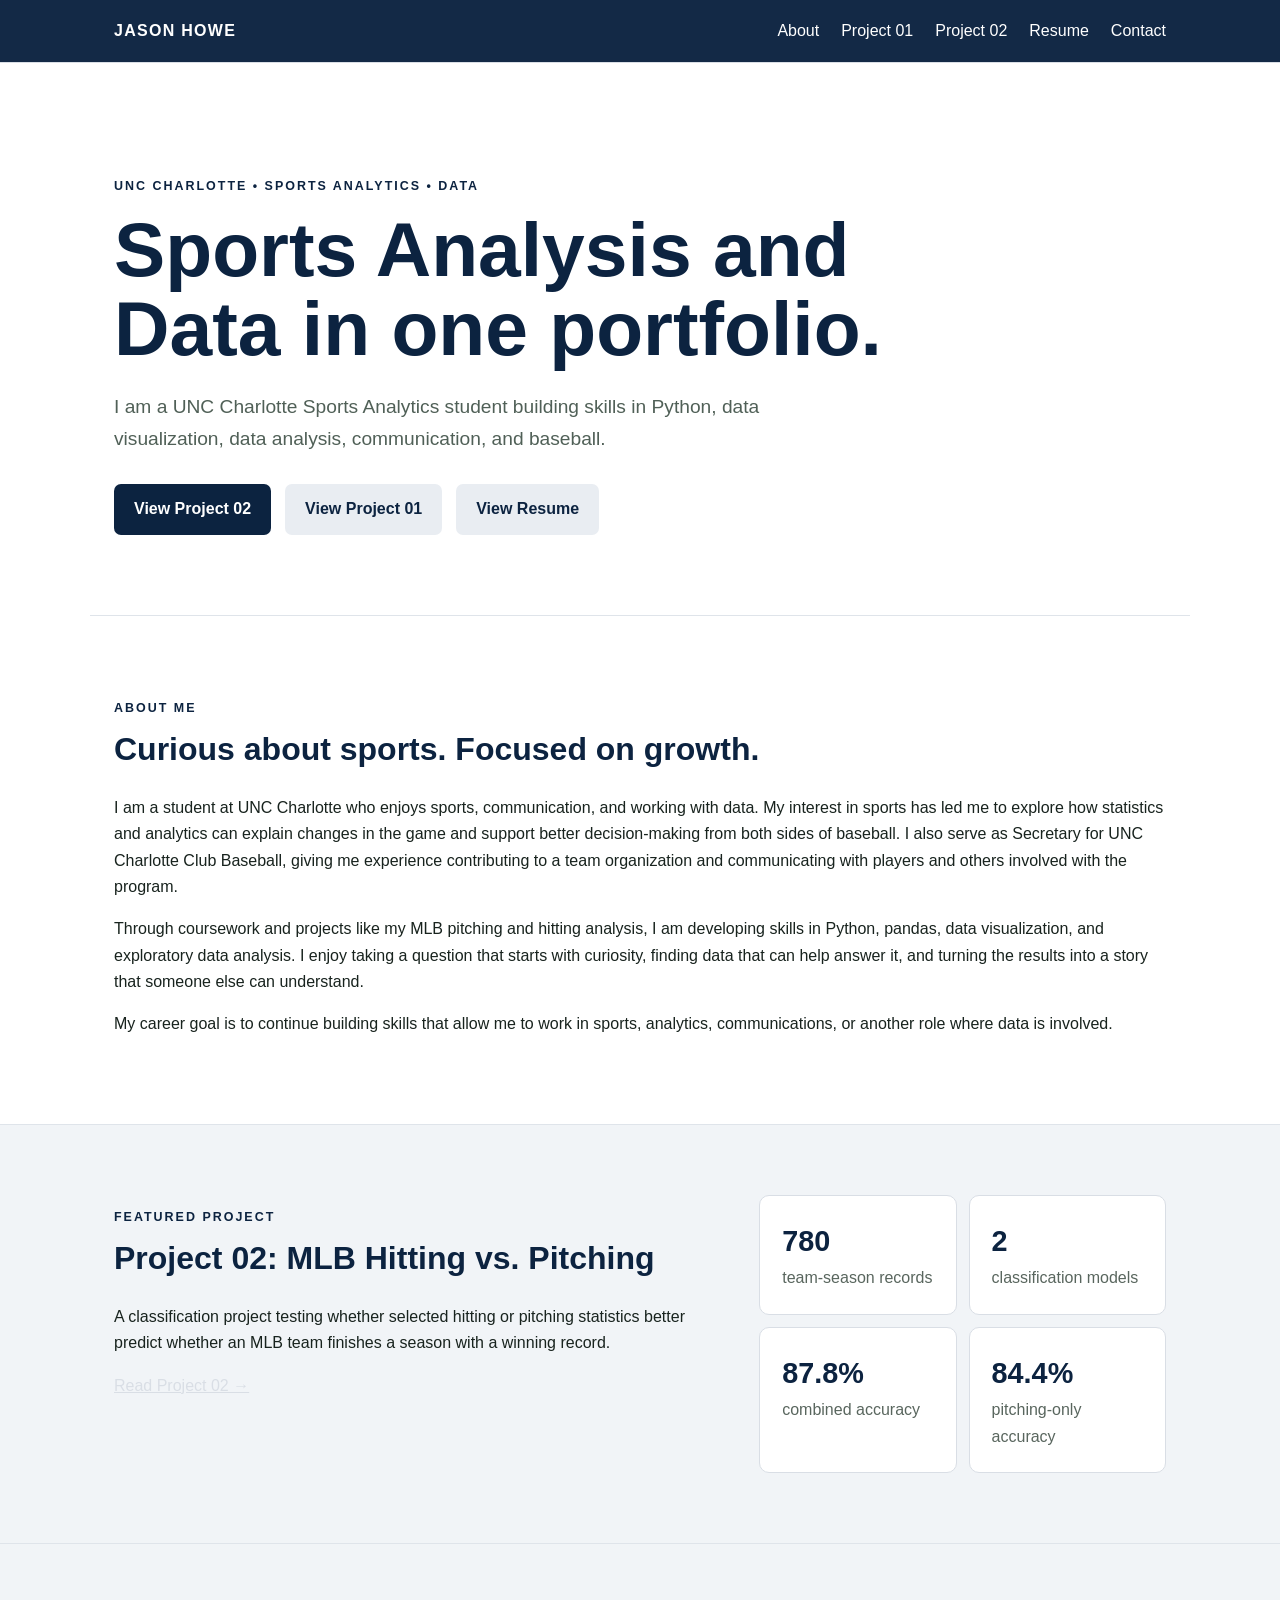
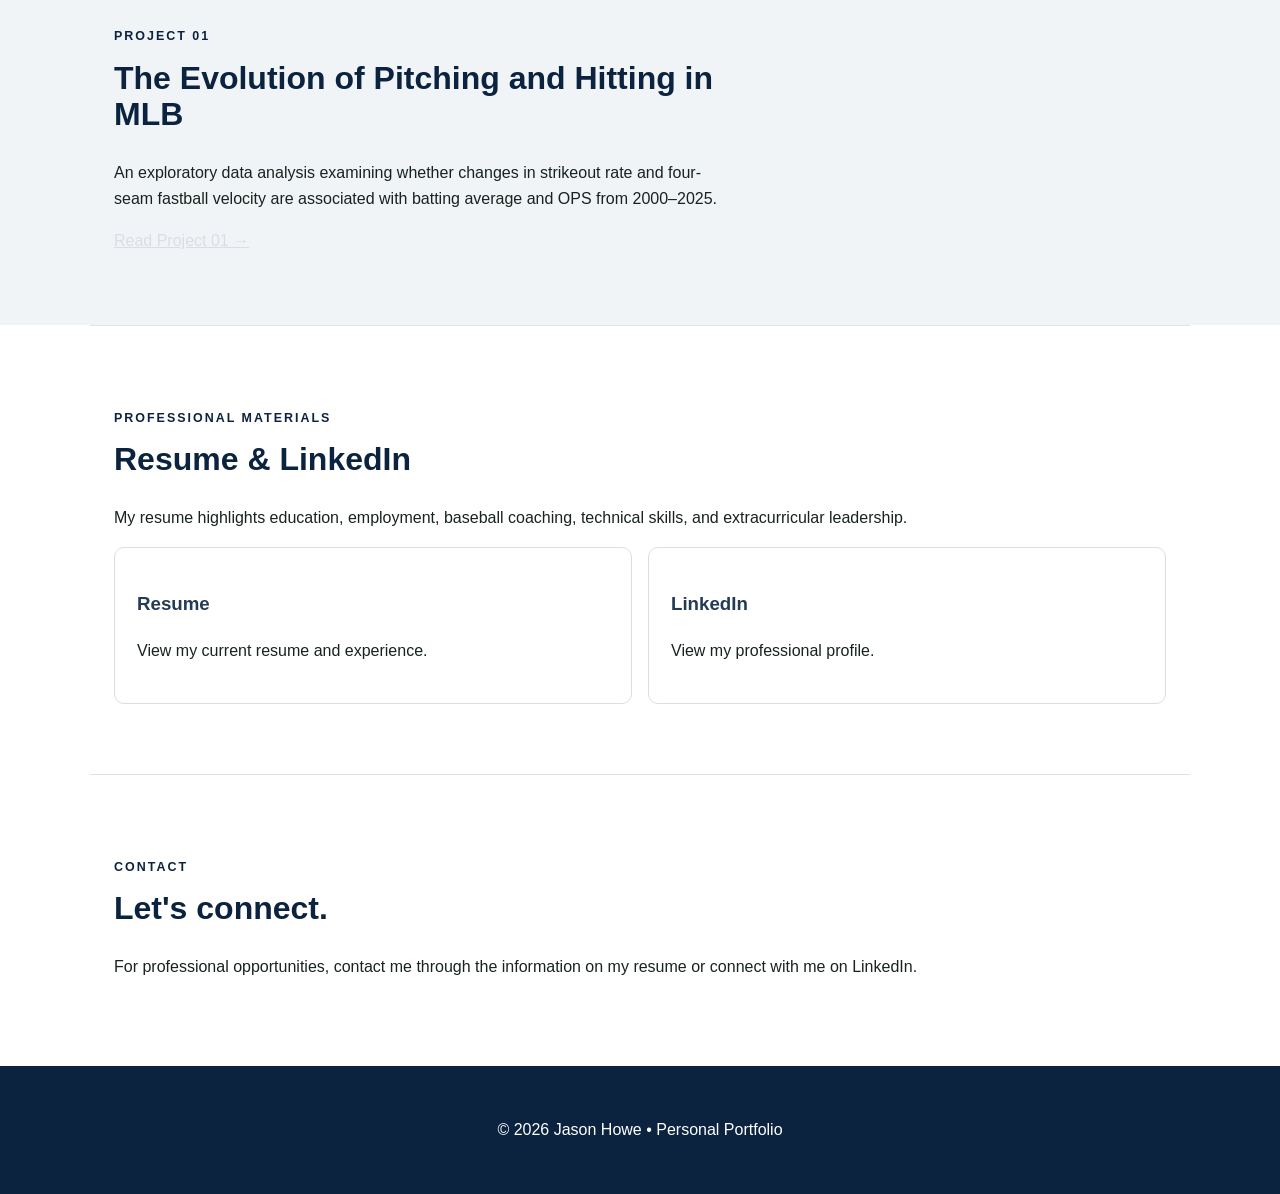
<file: index.html>
<!DOCTYPE html>
<html lang="en"><head><meta charset="UTF-8"><meta name="viewport" content="width=device-width,initial-scale=1.0"><title>Jason Howe | Sports Analytics Portfolio</title><link rel="stylesheet" href="styles.css"></head>
<body><header><nav><a class="brand" href="index.html">JASON HOWE</a><div class="navlinks"><a href="#about">About</a><a href="project.html">Project 01</a><a href="project2.html">Project 02</a><a href="resume.html">Resume</a><a href="#contact">Contact</a></div></nav></header>
<main><section class="hero"><p class="eyebrow">UNC CHARLOTTE • SPORTS ANALYTICS • DATA</p><h1>Sports Analysis and Data in one portfolio.</h1><p class="lead">I am a UNC Charlotte Sports Analytics student building skills in Python, data visualization, data analysis, communication, and baseball.</p><div class="buttons"><a class="button" href="project2.html">View Project 02</a><a class="button secondary" href="project.html">View Project 01</a><a class="button secondary" href="resume.html">View Resume</a></div></section>
<section id="about" class="section"><p class="eyebrow">ABOUT ME</p><h2>Curious about sports. Focused on growth.</h2><p>I am a student at UNC Charlotte who enjoys sports, communication, and working with data. My interest in sports has led me to explore how statistics and analytics can explain changes in the game and support better decision-making from both sides of baseball. I also serve as Secretary for UNC Charlotte Club Baseball, giving me experience contributing to a team organization and communicating with players and others involved with the program.</p><p>Through coursework and projects like my MLB pitching and hitting analysis, I am developing skills in Python, pandas, data visualization, and exploratory data analysis. I enjoy taking a question that starts with curiosity, finding data that can help answer it, and turning the results into a story that someone else can understand.</p><p>My career goal is to continue building skills that allow me to work in sports, analytics, communications, or another role where data is involved.</p></section>
<section class="section feature"><div><p class="eyebrow">FEATURED PROJECT</p><h2>Project 02: MLB Hitting vs. Pitching</h2><p>A classification project testing whether selected hitting or pitching statistics better predict whether an MLB team finishes a season with a winning record.</p><a class="textlink" href="project2.html">Read Project 02 →</a></div><div class="statgrid"><div><strong>780</strong><span>team-season records</span></div><div><strong>2</strong><span>classification models</span></div><div><strong>87.8%</strong><span>combined accuracy</span></div><div><strong>84.4%</strong><span>pitching-only accuracy</span></div></div></section>
<section class="section feature"><div><p class="eyebrow">PROJECT 01</p><h2>The Evolution of Pitching and Hitting in MLB</h2><p>An exploratory data analysis examining whether changes in strikeout rate and four-seam fastball velocity are associated with batting average and OPS from 2000–2025.</p><a class="textlink" href="project.html">Read Project 01 →</a></div></section>
<section id="resume" class="section"><p class="eyebrow">PROFESSIONAL MATERIALS</p><h2>Resume & LinkedIn</h2><p>My resume highlights education, employment, baseball coaching, technical skills, and extracurricular leadership.</p><div class="cards"><a class="card" href="resume.html"><h3>Resume</h3><p>View my current resume and experience.</p></a><a class="card" href="https://www.linkedin.com/in/jason-howe-ab443136b/" target="_blank"><h3>LinkedIn</h3><p>View my professional profile.</p></a></div></section>
<section id="contact" class="section"><p class="eyebrow">CONTACT</p><h2>Let's connect.</h2><p>For professional opportunities, contact me through the information on my resume or connect with me on LinkedIn.</p></section></main><footer><p>© 2026 Jason Howe • Personal Portfolio</p></footer></body></html>
</file>
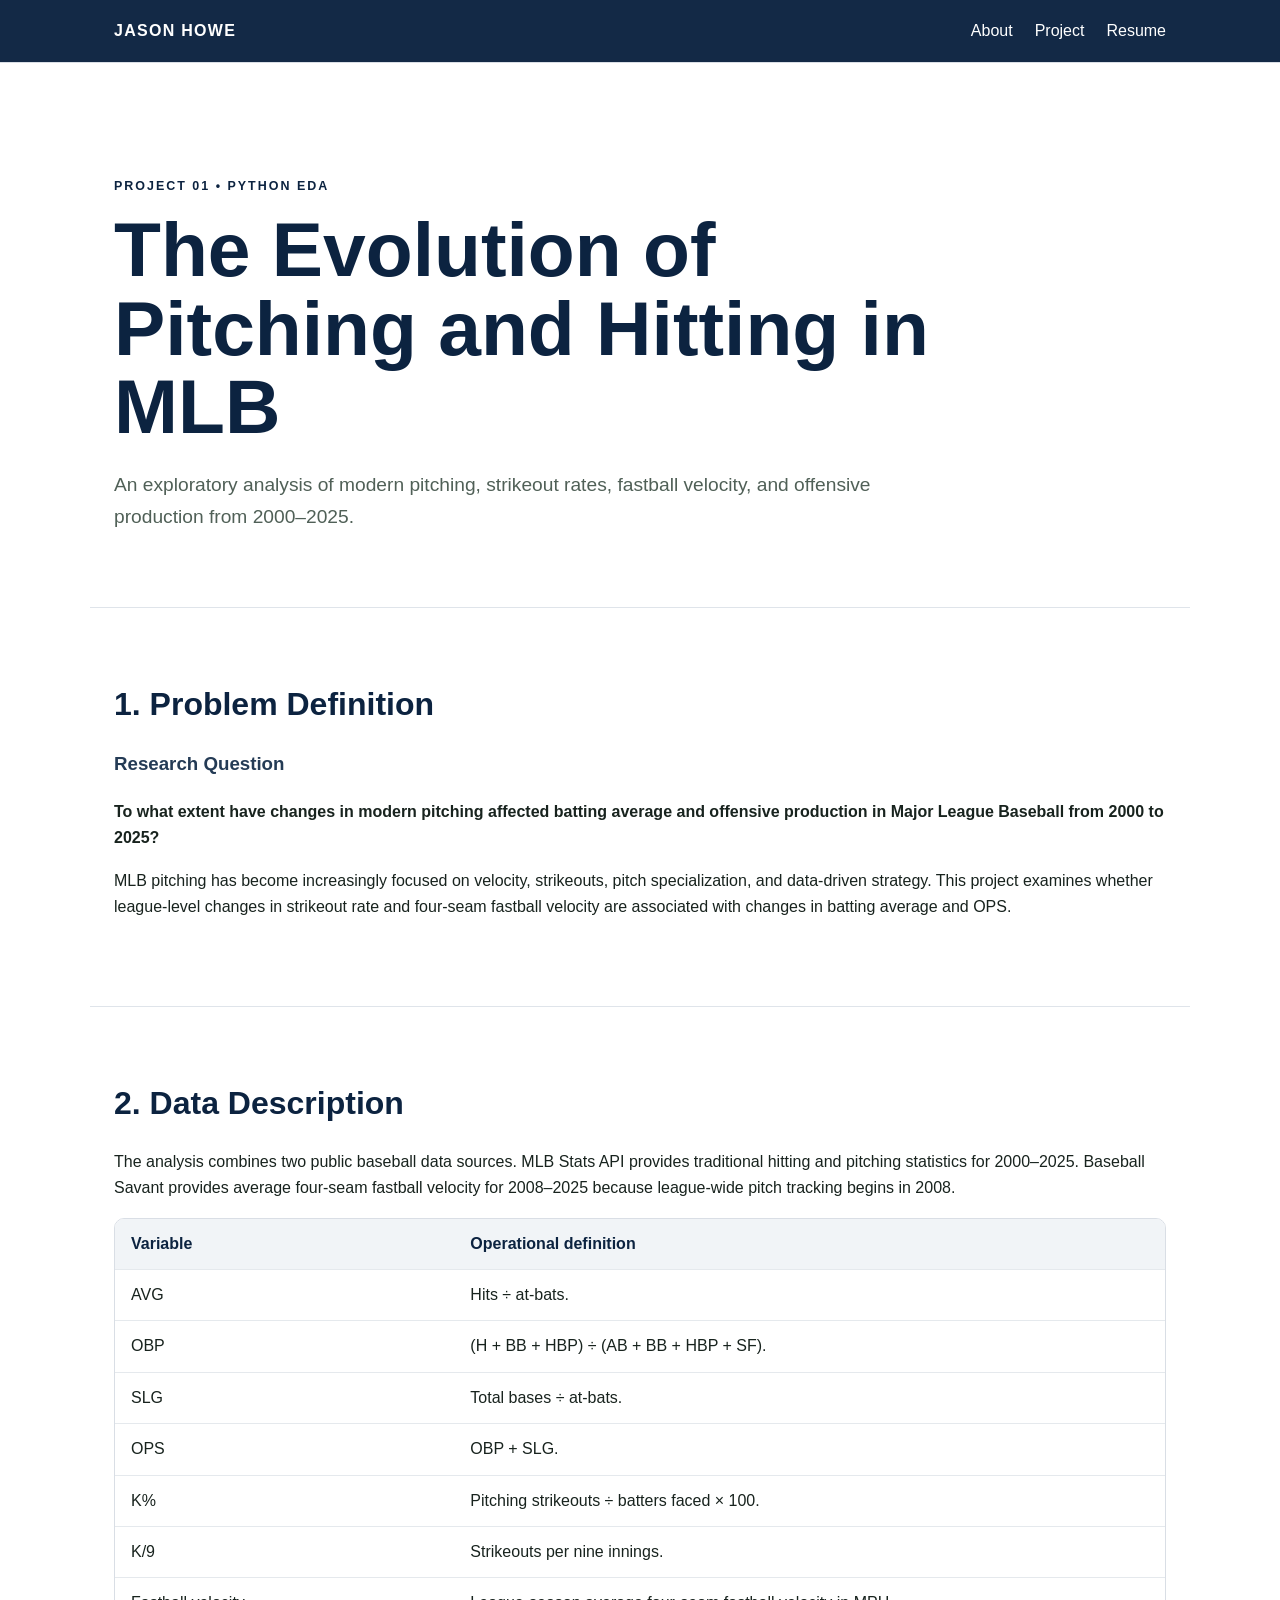
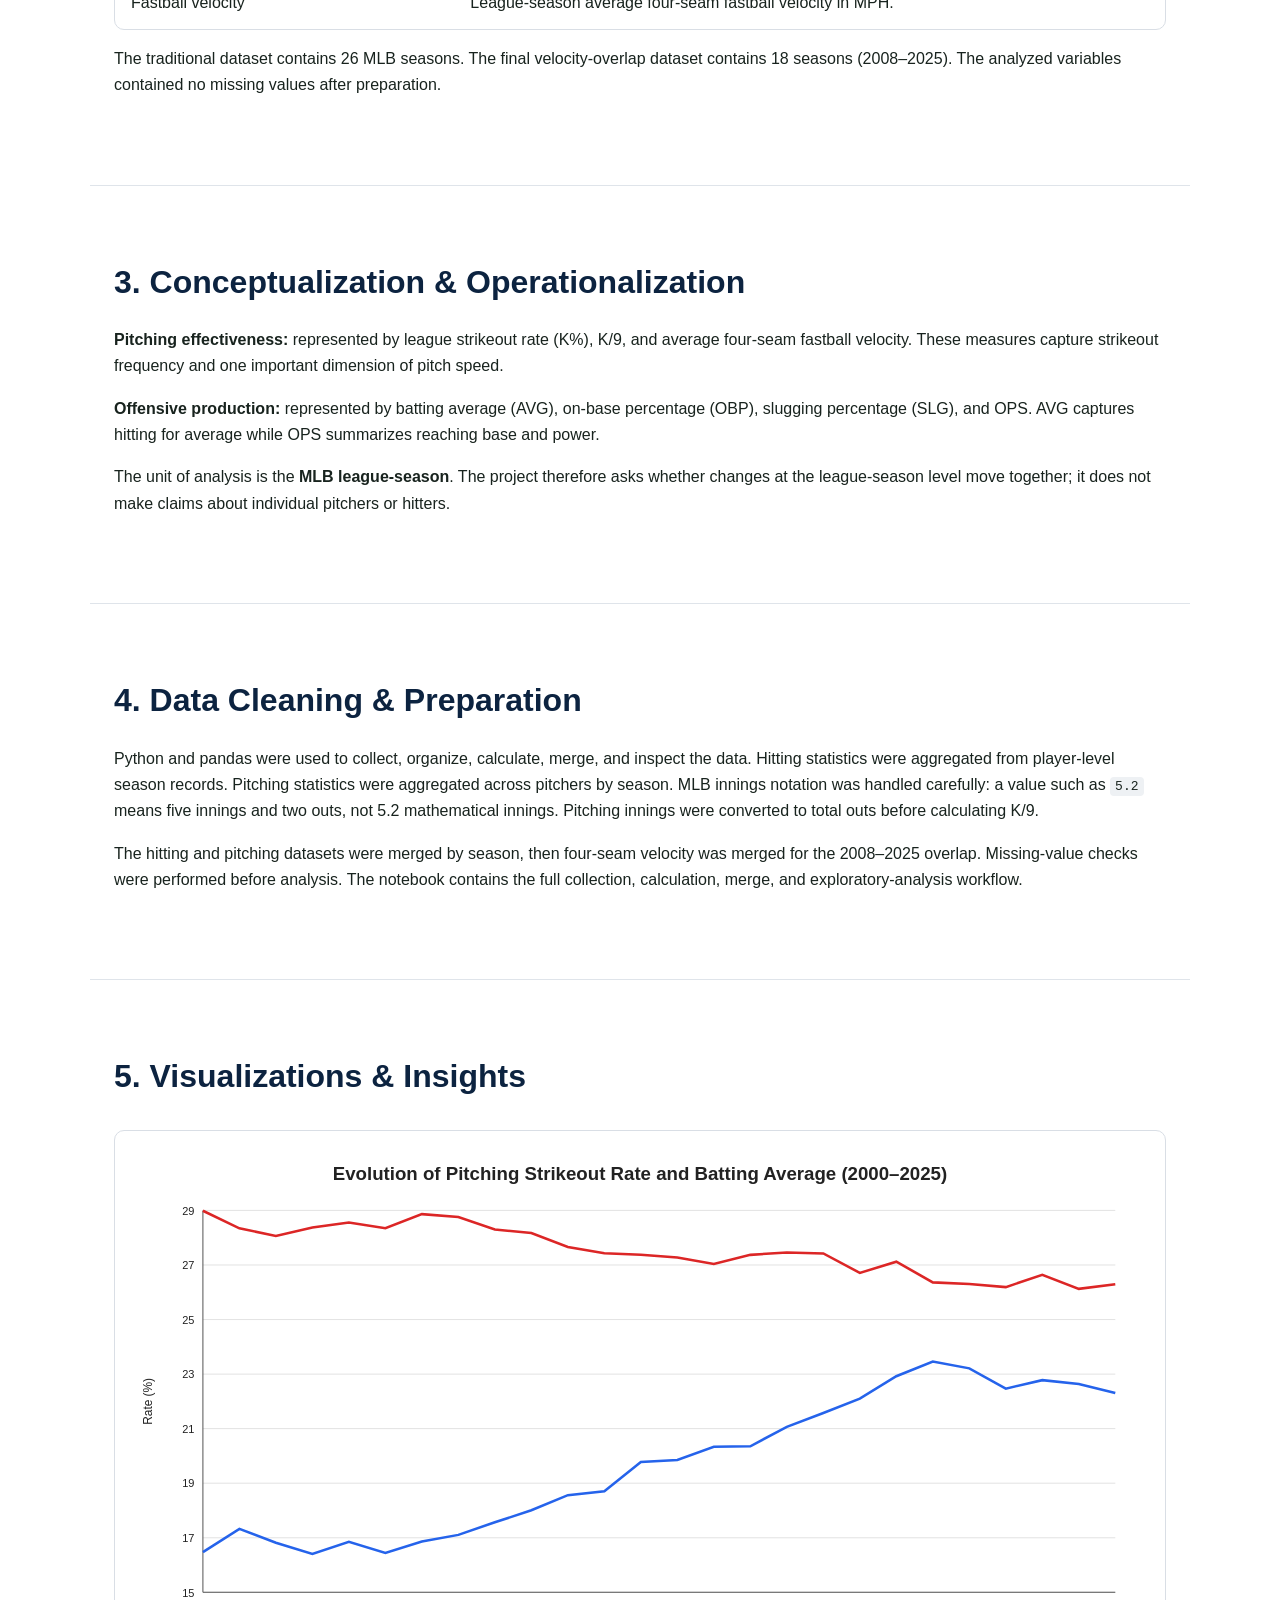
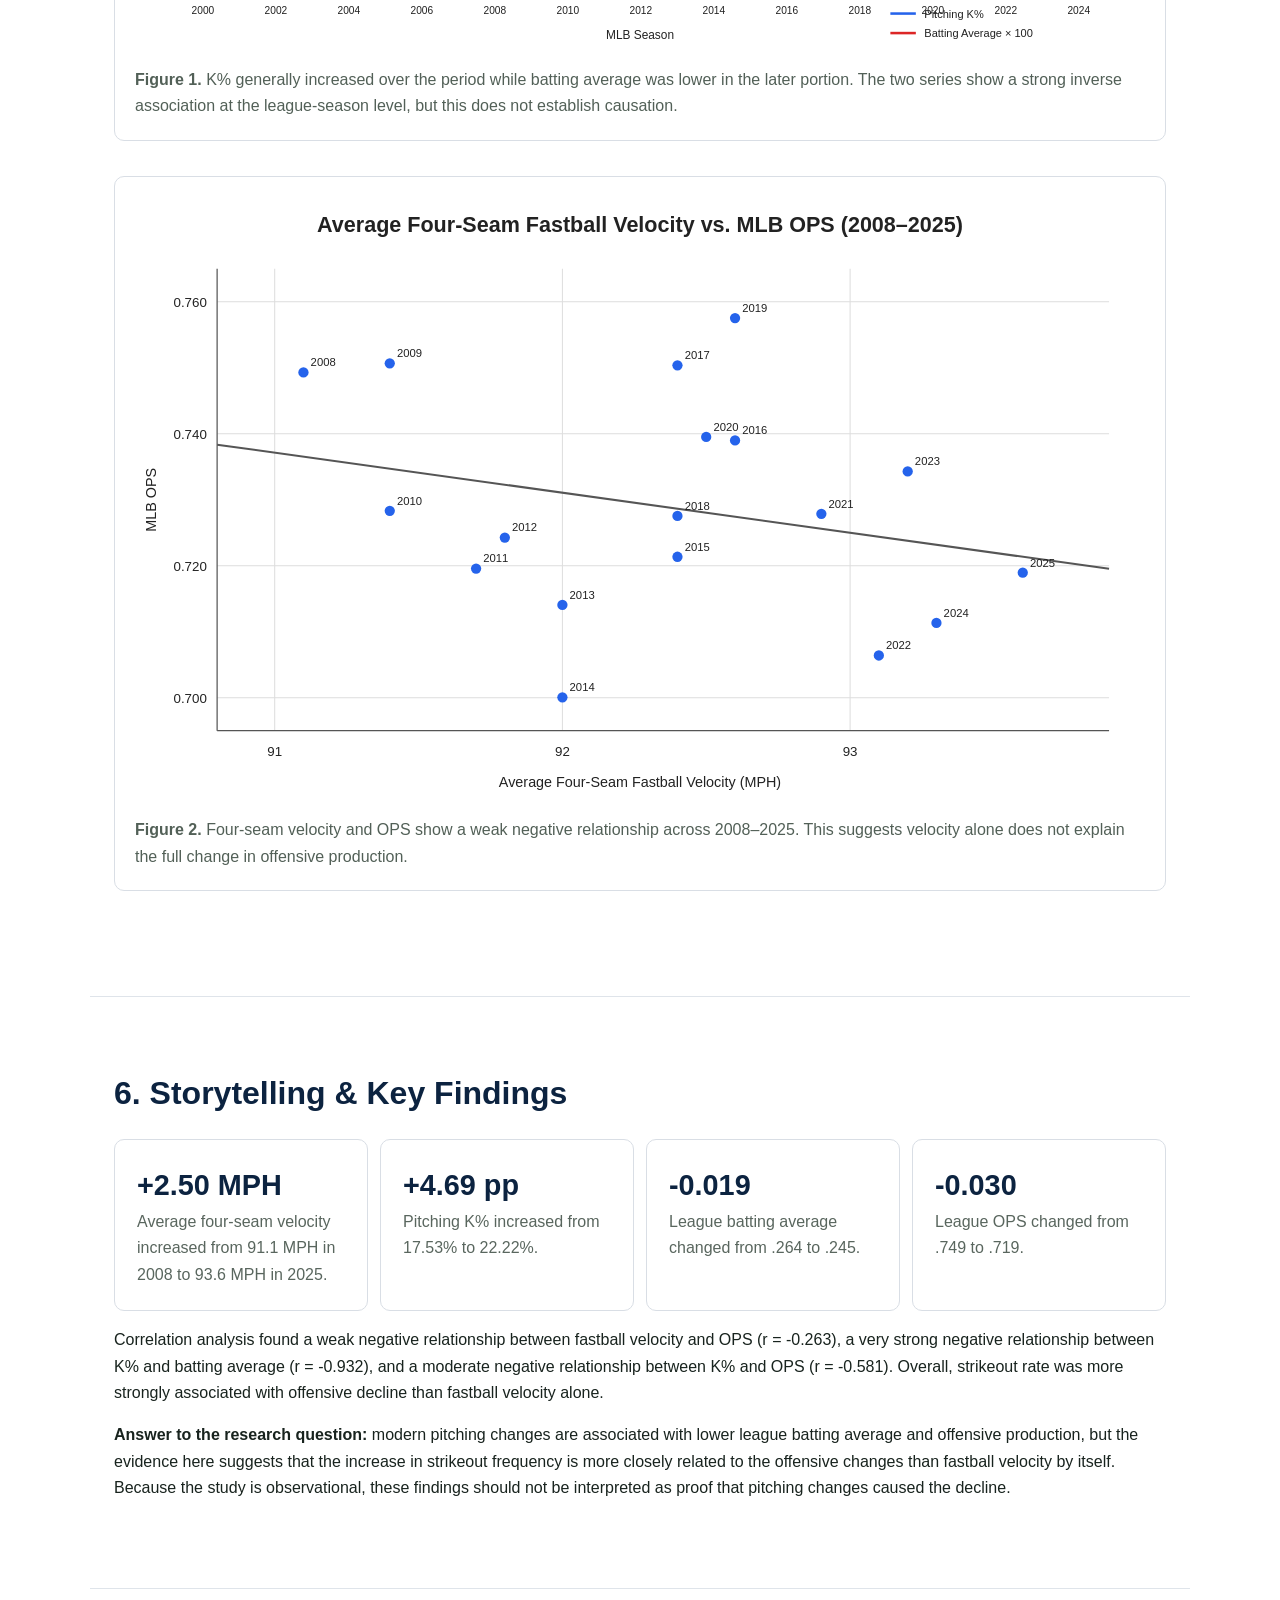
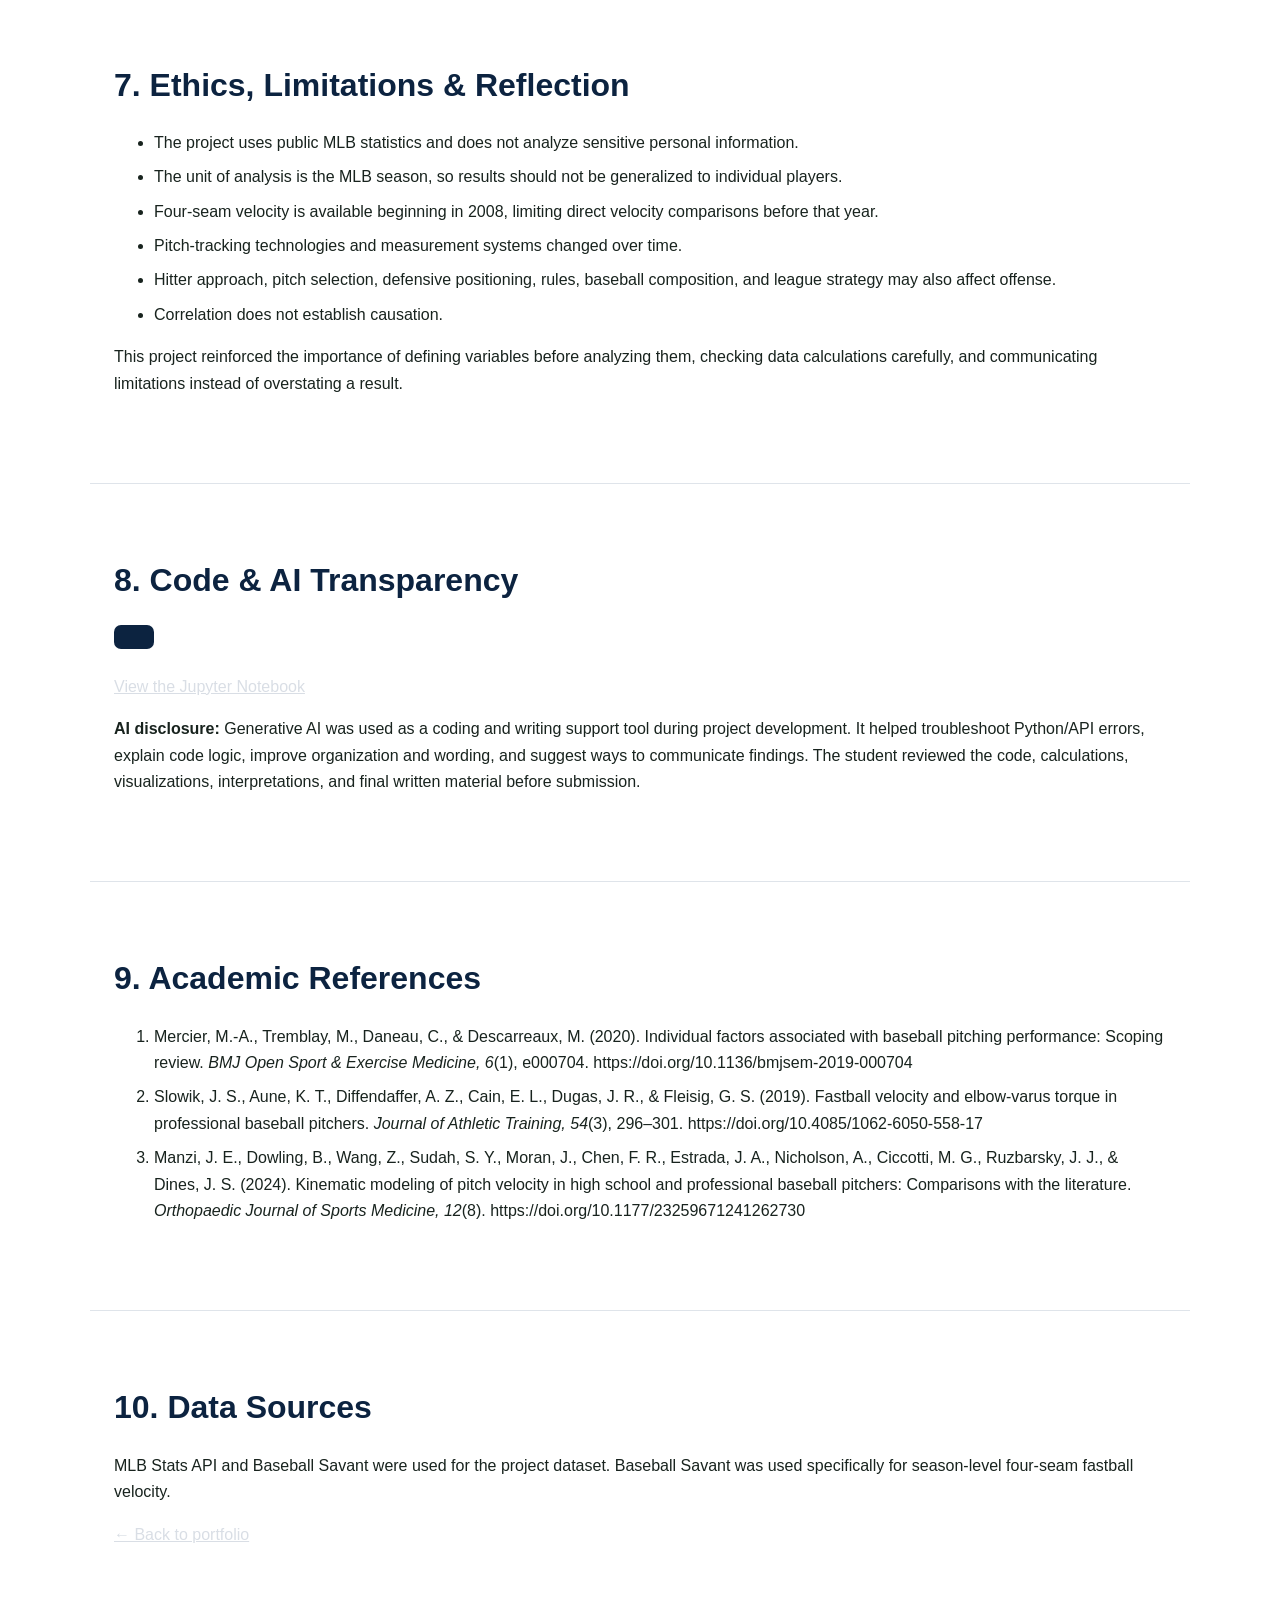
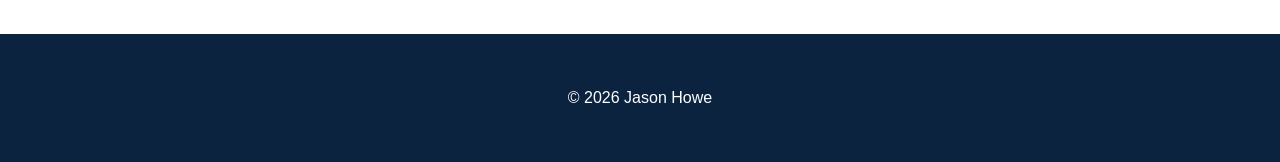
<file: project.html>
<!DOCTYPE html>
<html lang="en"><head><meta charset="UTF-8"><meta name="viewport" content="width=device-width,initial-scale=1.0"><title>The Evolution of Pitching and Hitting in MLB | Jason Howe</title><link rel="stylesheet" href="styles.css"><style>.inline-chart{display:block;width:100%;height:auto;max-width:100%;background:#fff;border-radius:8px}</style></head>
<body><header><nav><a class="brand" href="index.html">JASON HOWE</a><div class="navlinks"><a href="index.html#about">About</a><a href="project.html">Project</a><a href="resume.html">Resume</a></div></nav></header>
<main class="project-page"><section class="hero compact"><p class="eyebrow">PROJECT 01 • PYTHON EDA</p><h1>The Evolution of Pitching and Hitting in MLB</h1><p class="lead">An exploratory analysis of modern pitching, strikeout rates, fastball velocity, and offensive production from 2000–2025.</p></section>
<section class="section"><h2>1. Problem Definition</h2><h3>Research Question</h3><p><strong>To what extent have changes in modern pitching affected batting average and offensive production in Major League Baseball from 2000 to 2025?</strong></p><p>MLB pitching has become increasingly focused on velocity, strikeouts, pitch specialization, and data-driven strategy. This project examines whether league-level changes in strikeout rate and four-seam fastball velocity are associated with changes in batting average and OPS.</p></section>
<section class="section"><h2>2. Data Description</h2><p>The analysis combines two public baseball data sources. MLB Stats API provides traditional hitting and pitching statistics for 2000–2025. Baseball Savant provides average four-seam fastball velocity for 2008–2025 because league-wide pitch tracking begins in 2008.</p><div class="table"><div><strong>Variable</strong><strong>Operational definition</strong></div><div><span>AVG</span><span>Hits ÷ at-bats.</span></div><div><span>OBP</span><span>(H + BB + HBP) ÷ (AB + BB + HBP + SF).</span></div><div><span>SLG</span><span>Total bases ÷ at-bats.</span></div><div><span>OPS</span><span>OBP + SLG.</span></div><div><span>K%</span><span>Pitching strikeouts ÷ batters faced × 100.</span></div><div><span>K/9</span><span>Strikeouts per nine innings.</span></div><div><span>Fastball velocity</span><span>League-season average four-seam fastball velocity in MPH.</span></div></div><p>The traditional dataset contains 26 MLB seasons. The final velocity-overlap dataset contains 18 seasons (2008–2025). The analyzed variables contained no missing values after preparation.</p></section>
<section class="section"><h2>3. Conceptualization &amp; Operationalization</h2><p><strong>Pitching effectiveness:</strong> represented by league strikeout rate (K%), K/9, and average four-seam fastball velocity. These measures capture strikeout frequency and one important dimension of pitch speed.</p><p><strong>Offensive production:</strong> represented by batting average (AVG), on-base percentage (OBP), slugging percentage (SLG), and OPS. AVG captures hitting for average while OPS summarizes reaching base and power.</p><p>The unit of analysis is the <strong>MLB league-season</strong>. The project therefore asks whether changes at the league-season level move together; it does not make claims about individual pitchers or hitters.</p></section>
<section class="section"><h2>4. Data Cleaning &amp; Preparation</h2><p>Python and pandas were used to collect, organize, calculate, merge, and inspect the data. Hitting statistics were aggregated from player-level season records. Pitching statistics were aggregated across pitchers by season. MLB innings notation was handled carefully: a value such as <code>5.2</code> means five innings and two outs, not 5.2 mathematical innings. Pitching innings were converted to total outs before calculating K/9.</p><p>The hitting and pitching datasets were merged by season, then four-seam velocity was merged for the 2008–2025 overlap. Missing-value checks were performed before analysis. The notebook contains the full collection, calculation, merge, and exploratory-analysis workflow.</p></section>
<section class="section"><h2>5. Visualizations &amp; Insights</h2>
<figure><svg class="inline-chart" xmlns="http://www.w3.org/2000/svg" viewBox="0 0 1190 590" role="img" aria-label="Line chart comparing MLB pitching strikeout rate and batting average from 2000 through 2025"><rect width="100%" height="100%" fill="white"/><style>text{font-family:Arial,sans-serif;fill:#222}.grid{stroke:#ddd;stroke-width:1}.axis{stroke:#555;stroke-width:1.2}</style><text x="595" y="34" text-anchor="middle" font-size="22" font-weight="700">Evolution of Pitching Strikeout Rate and Batting Average (2000–2025)</text><line class="grid" x1="80" y1="520" x2="1155" y2="520"/><text x="70" y="525" text-anchor="end" font-size="13">15</text><line class="grid" x1="80" y1="455.7" x2="1155" y2="455.7"/><text x="70" y="460.7" text-anchor="end" font-size="13">17</text><line class="grid" x1="80" y1="391.4" x2="1155" y2="391.4"/><text x="70" y="396.4" text-anchor="end" font-size="13">19</text><line class="grid" x1="80" y1="327.1" x2="1155" y2="327.1"/><text x="70" y="332.1" text-anchor="end" font-size="13">21</text><line class="grid" x1="80" y1="262.9" x2="1155" y2="262.9"/><text x="70" y="267.9" text-anchor="end" font-size="13">23</text><line class="grid" x1="80" y1="198.6" x2="1155" y2="198.6"/><text x="70" y="203.6" text-anchor="end" font-size="13">25</text><line class="grid" x1="80" y1="134.3" x2="1155" y2="134.3"/><text x="70" y="139.3" text-anchor="end" font-size="13">27</text><line class="grid" x1="80" y1="70" x2="1155" y2="70"/><text x="70" y="75" text-anchor="end" font-size="13">29</text><line class="axis" x1="80" y1="70" x2="80" y2="520"/><line class="axis" x1="80" y1="520" x2="1155" y2="520"/><polyline points="80,472.6 123,445.2 166,461.5 209,474.8 252,460.5 295,473.5 338,460.1 381,452.3 424,437.5 467,423.3 510,405.5 553,400.9 596,366.4 639,364 682,348.5 725,347.9 768,325 811,308.7 854,291.8 897,265.4 940,248.1 983,256.1 1026,280 1069,270 1112,274.4 1155,285.1" fill="none" stroke="#2563eb" stroke-width="3"/><polyline points="80,70.4 123,91.1 166,100.1 209,90.2 252,84.3 295,90.9 338,74.4 381,77.8 424,92.5 467,96.7 510,113.1 553,120.5 596,122.2 639,125.6 682,133 725,122.4 768,119.5 811,120.7 854,143.7 897,130.4 940,154.8 983,156.8 1026,160.4 1069,145.8 1112,162.4 1155,156.9" fill="none" stroke="#dc2626" stroke-width="3"/><text x="80" y="545" text-anchor="middle" font-size="12">2000</text><text x="166" y="545" text-anchor="middle" font-size="12">2002</text><text x="252" y="545" text-anchor="middle" font-size="12">2004</text><text x="338" y="545" text-anchor="middle" font-size="12">2006</text><text x="424" y="545" text-anchor="middle" font-size="12">2008</text><text x="510" y="545" text-anchor="middle" font-size="12">2010</text><text x="596" y="545" text-anchor="middle" font-size="12">2012</text><text x="682" y="545" text-anchor="middle" font-size="12">2014</text><text x="768" y="545" text-anchor="middle" font-size="12">2016</text><text x="854" y="545" text-anchor="middle" font-size="12">2018</text><text x="940" y="545" text-anchor="middle" font-size="12">2020</text><text x="1026" y="545" text-anchor="middle" font-size="12">2022</text><text x="1112" y="545" text-anchor="middle" font-size="12">2024</text><text x="20" y="295" transform="rotate(-90 20 295)" text-anchor="middle" font-size="14">Rate (%)</text><text x="595" y="575" text-anchor="middle" font-size="14">MLB Season</text><line x1="890" y1="545" x2="920" y2="545" stroke="#2563eb" stroke-width="3"/><text x="930" y="550" font-size="13">Pitching K%</text><line x1="890" y1="568" x2="920" y2="568" stroke="#dc2626" stroke-width="3"/><text x="930" y="573" font-size="13">Batting Average × 100</text></svg><figcaption><strong>Figure 1.</strong> K% generally increased over the period while batting average was lower in the later portion. The two series show a strong inverse association at the league-season level, but this does not establish causation.</figcaption></figure>
<figure><svg class="inline-chart" xmlns="http://www.w3.org/2000/svg" viewBox="0 0 984 590" role="img" aria-label="Scatter plot comparing average four-seam fastball velocity and MLB OPS from 2008 through 2025"><rect width="100%" height="100%" fill="white"/><style>text{font-family:Arial,sans-serif;fill:#222}.grid{stroke:#ddd;stroke-width:1}.axis{stroke:#555;stroke-width:1.2}</style><text x="492" y="34" text-anchor="middle" font-size="21" font-weight="700">Average Four-Seam Fastball Velocity vs. MLB OPS (2008–2025)</text><line class="grid" x1="80" y1="487.9" x2="949" y2="487.9"/><text x="70" y="492.9" text-anchor="end" font-size="13">0.700</text><line class="grid" x1="80" y1="359.3" x2="949" y2="359.3"/><text x="70" y="364.3" text-anchor="end" font-size="13">0.720</text><line class="grid" x1="80" y1="230.7" x2="949" y2="230.7"/><text x="70" y="235.7" text-anchor="end" font-size="13">0.740</text><line class="grid" x1="80" y1="102.1" x2="949" y2="102.1"/><text x="70" y="107.1" text-anchor="end" font-size="13">0.760</text><line class="grid" x1="136.1" y1="70" x2="136.1" y2="520"/><text x="136.1" y="545" text-anchor="middle" font-size="13">91</text><line class="grid" x1="416.4" y1="70" x2="416.4" y2="520"/><text x="416.4" y="545" text-anchor="middle" font-size="13">92</text><line class="grid" x1="696.7" y1="70" x2="696.7" y2="520"/><text x="696.7" y="545" text-anchor="middle" font-size="13">93</text><line class="axis" x1="80" y1="70" x2="80" y2="520"/><line class="axis" x1="80" y1="520" x2="949" y2="520"/><line x1="80" y1="241.3" x2="949" y2="362.2" stroke="#555" stroke-width="2"/><circle cx="164.1" cy="170.9" r="5" fill="#2563eb"/><text x="171.1" y="164.9" font-size="11">2008</text><circle cx="248.2" cy="162" r="5" fill="#2563eb"/><text x="255.2" y="156" font-size="11">2009</text><circle cx="248.2" cy="305.8" r="5" fill="#2563eb"/><text x="255.2" y="299.8" font-size="11">2010</text><circle cx="332.3" cy="362" r="5" fill="#2563eb"/><text x="339.3" y="356" font-size="11">2011</text><circle cx="360.3" cy="331.8" r="5" fill="#2563eb"/><text x="367.3" y="325.8" font-size="11">2012</text><circle cx="416.4" cy="397.4" r="5" fill="#2563eb"/><text x="423.4" y="391.4" font-size="11">2013</text><circle cx="416.4" cy="487.5" r="5" fill="#2563eb"/><text x="423.4" y="481.5" font-size="11">2014</text><circle cx="528.5" cy="350.5" r="5" fill="#2563eb"/><text x="535.5" y="344.5" font-size="11">2015</text><circle cx="584.6" cy="237.2" r="5" fill="#2563eb"/><text x="591.6" y="231.2" font-size="11">2016</text><circle cx="528.5" cy="164" r="5" fill="#2563eb"/><text x="535.5" y="158" font-size="11">2017</text><circle cx="528.5" cy="310.7" r="5" fill="#2563eb"/><text x="535.5" y="304.7" font-size="11">2018</text><circle cx="584.6" cy="117.9" r="5" fill="#2563eb"/><text x="591.6" y="111.9" font-size="11">2019</text><circle cx="556.5" cy="233.8" r="5" fill="#2563eb"/><text x="563.5" y="227.8" font-size="11">2020</text><circle cx="668.7" cy="308.7" r="5" fill="#2563eb"/><text x="675.7" y="302.7" font-size="11">2021</text><circle cx="724.7" cy="446.7" r="5" fill="#2563eb"/><text x="731.7" y="440.7" font-size="11">2022</text><circle cx="752.8" cy="267.4" r="5" fill="#2563eb"/><text x="759.8" y="261.4" font-size="11">2023</text><circle cx="780.8" cy="415" r="5" fill="#2563eb"/><text x="787.8" y="409" font-size="11">2024</text><circle cx="864.9" cy="366" r="5" fill="#2563eb"/><text x="871.9" y="360" font-size="11">2025</text><text x="20" y="295" transform="rotate(-90 20 295)" text-anchor="middle" font-size="14">MLB OPS</text><text x="492" y="575" text-anchor="middle" font-size="14">Average Four-Seam Fastball Velocity (MPH)</text></svg><figcaption><strong>Figure 2.</strong> Four-seam velocity and OPS show a weak negative relationship across 2008–2025. This suggests velocity alone does not explain the full change in offensive production.</figcaption></figure></section>
<section class="section"><h2>6. Storytelling &amp; Key Findings</h2><div class="findings"><div><strong>+2.50 MPH</strong><span>Average four-seam velocity increased from 91.1 MPH in 2008 to 93.6 MPH in 2025.</span></div><div><strong>+4.69 pp</strong><span>Pitching K% increased from 17.53% to 22.22%.</span></div><div><strong>-0.019</strong><span>League batting average changed from .264 to .245.</span></div><div><strong>-0.030</strong><span>League OPS changed from .749 to .719.</span></div></div><p>Correlation analysis found a weak negative relationship between fastball velocity and OPS (r = -0.263), a very strong negative relationship between K% and batting average (r = -0.932), and a moderate negative relationship between K% and OPS (r = -0.581). Overall, strikeout rate was more strongly associated with offensive decline than fastball velocity alone.</p><p><strong>Answer to the research question:</strong> modern pitching changes are associated with lower league batting average and offensive production, but the evidence here suggests that the increase in strikeout frequency is more closely related to the offensive changes than fastball velocity by itself. Because the study is observational, these findings should not be interpreted as proof that pitching changes caused the decline.</p></section>
<section class="section"><h2>7. Ethics, Limitations &amp; Reflection</h2><ul><li>The project uses public MLB statistics and does not analyze sensitive personal information.</li><li>The unit of analysis is the MLB season, so results should not be generalized to individual players.</li><li>Four-seam velocity is available beginning in 2008, limiting direct velocity comparisons before that year.</li><li>Pitch-tracking technologies and measurement systems changed over time.</li><li>Hitter approach, pitch selection, defensive positioning, rules, baseball composition, and league strategy may also affect offense.</li><li>Correlation does not establish causation.</li></ul><p>This project reinforced the importance of defining variables before analyzing them, checking data calculations carefully, and communicating limitations instead of overstating a result.</p></section>
<section class="section"><h2>8. Code &amp; AI Transparency</h2><p><a class="button" href="finalmlbproject.ipynb"><p><a class="textlink" href="https://github.com/jasonhowe2/Personal-Portfolio-Project/blob/main/finalmlbproject.ipynb">View the Jupyter Notebook</a></p></a></a></p><p><strong>AI disclosure:</strong> Generative AI was used as a coding and writing support tool during project development. It helped troubleshoot Python/API errors, explain code logic, improve organization and wording, and suggest ways to communicate findings. The student reviewed the code, calculations, visualizations, interpretations, and final written material before submission.</p></section>
<section class="section"><h2>9. Academic References</h2><ol><li>Mercier, M.-A., Tremblay, M., Daneau, C., &amp; Descarreaux, M. (2020). Individual factors associated with baseball pitching performance: Scoping review. <em>BMJ Open Sport &amp; Exercise Medicine, 6</em>(1), e000704. https://doi.org/10.1136/bmjsem-2019-000704</li><li>Slowik, J. S., Aune, K. T., Diffendaffer, A. Z., Cain, E. L., Dugas, J. R., &amp; Fleisig, G. S. (2019). Fastball velocity and elbow-varus torque in professional baseball pitchers. <em>Journal of Athletic Training, 54</em>(3), 296–301. https://doi.org/10.4085/1062-6050-558-17</li><li>Manzi, J. E., Dowling, B., Wang, Z., Sudah, S. Y., Moran, J., Chen, F. R., Estrada, J. A., Nicholson, A., Ciccotti, M. G., Ruzbarsky, J. J., &amp; Dines, J. S. (2024). Kinematic modeling of pitch velocity in high school and professional baseball pitchers: Comparisons with the literature. <em>Orthopaedic Journal of Sports Medicine, 12</em>(8). https://doi.org/10.1177/23259671241262730</li></ol></section>
<section class="section"><h2>10. Data Sources</h2><p>MLB Stats API and Baseball Savant were used for the project dataset. Baseball Savant was used specifically for season-level four-seam fastball velocity.</p><p><a class="textlink" href="index.html">← Back to portfolio</a></p></section></main><footer><p>© 2026 Jason Howe</p></footer></body></html>
</file>
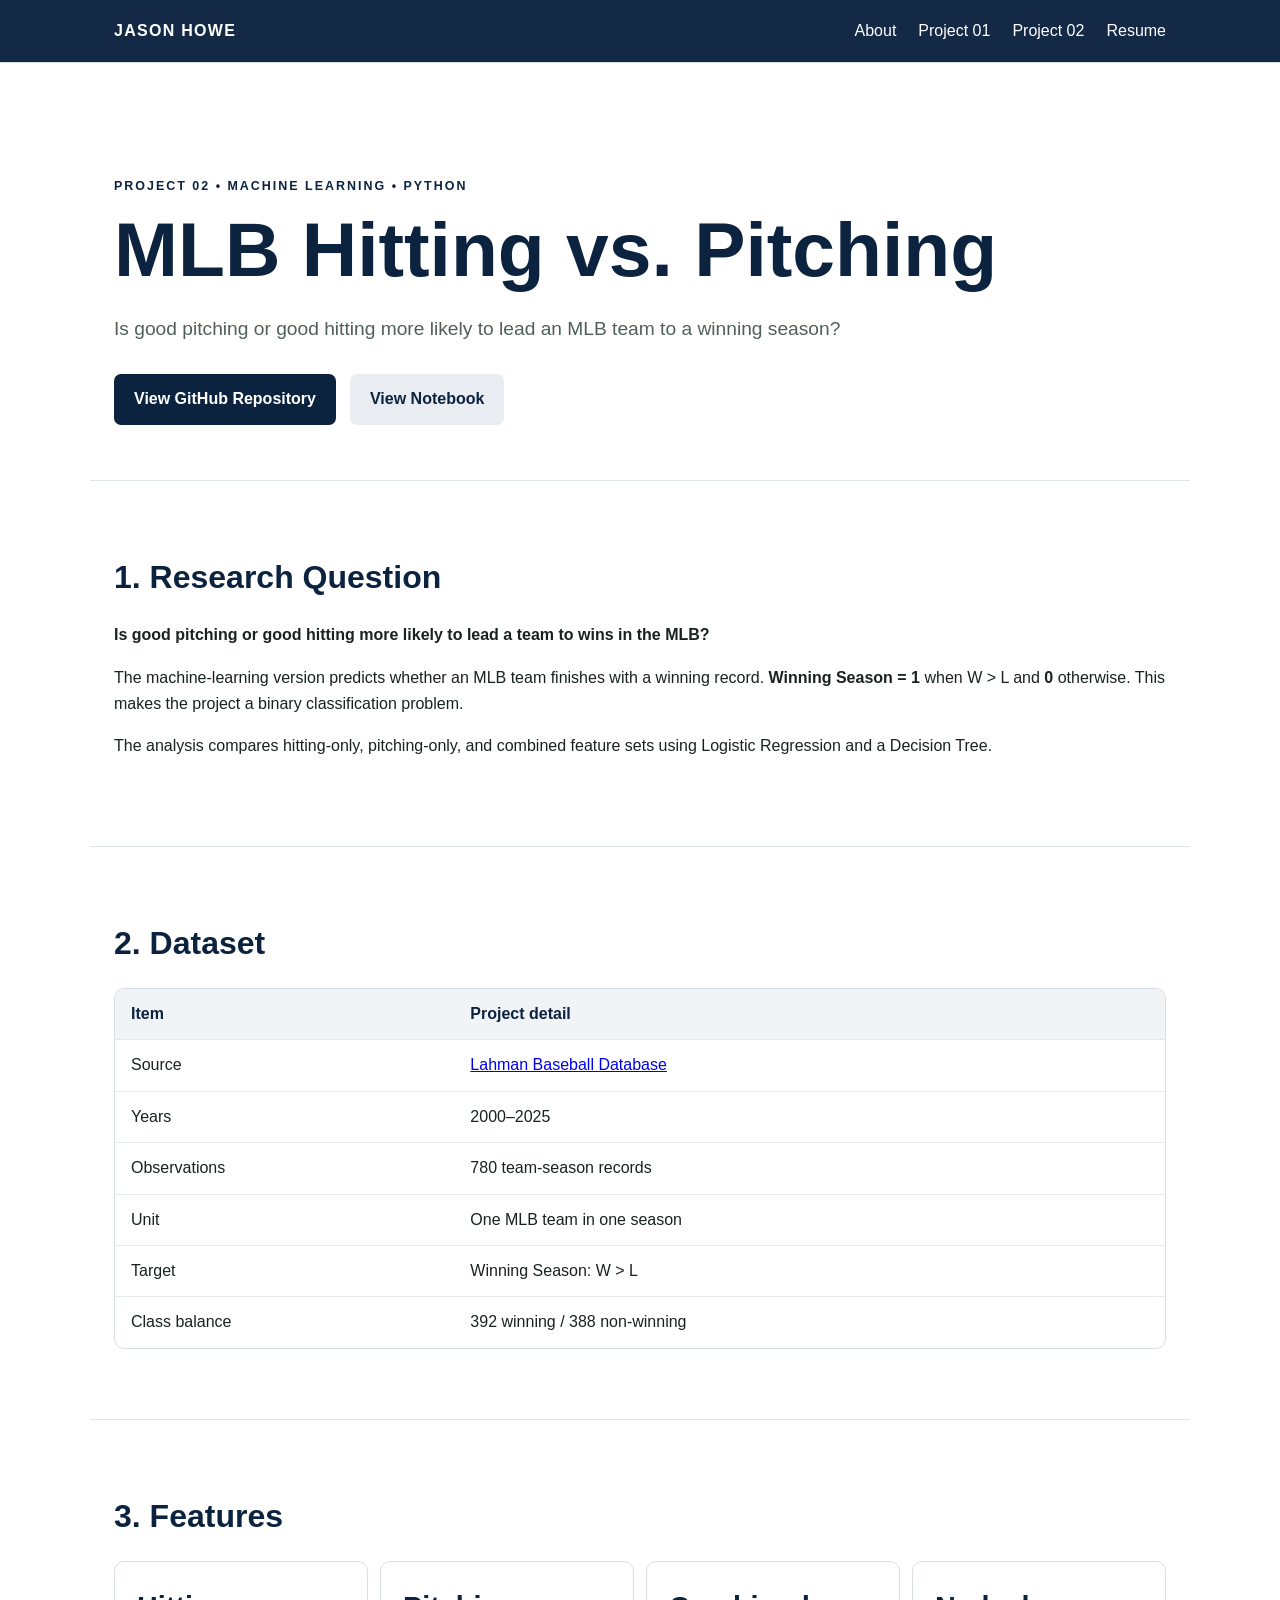
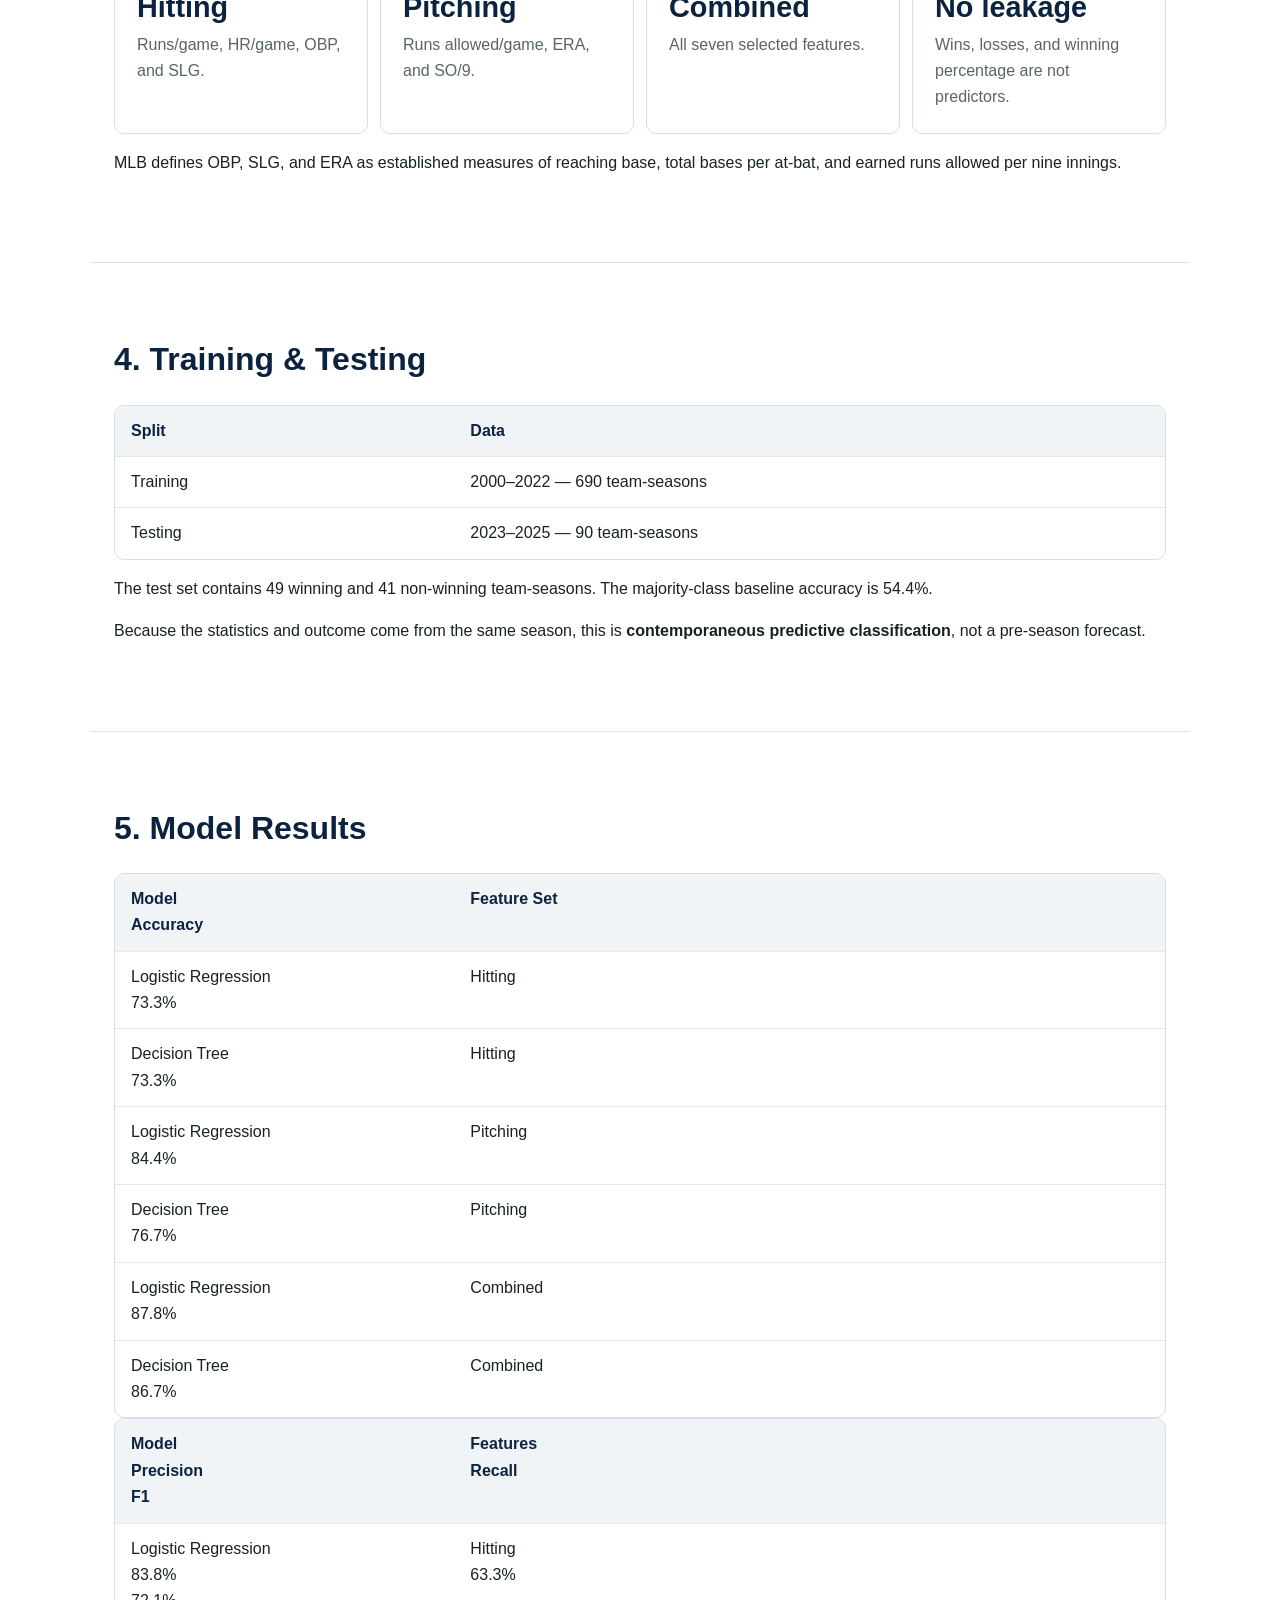
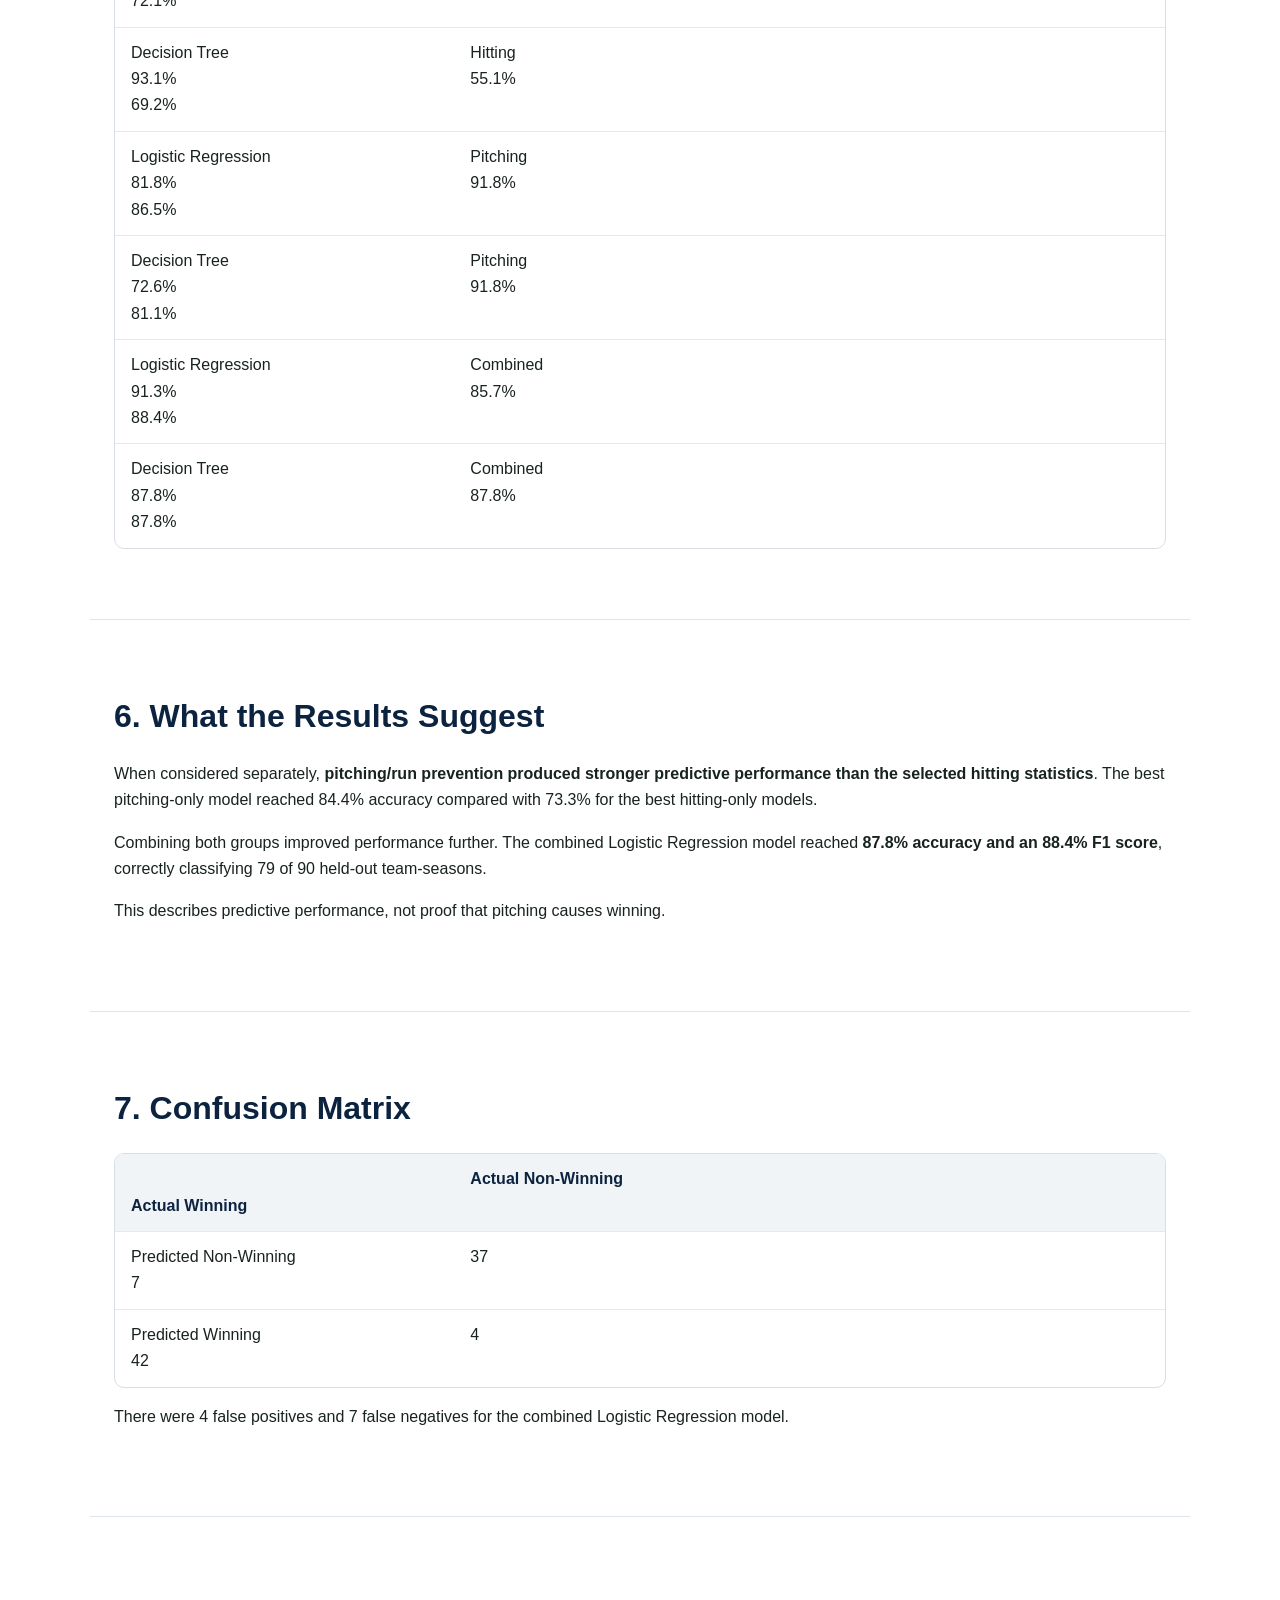
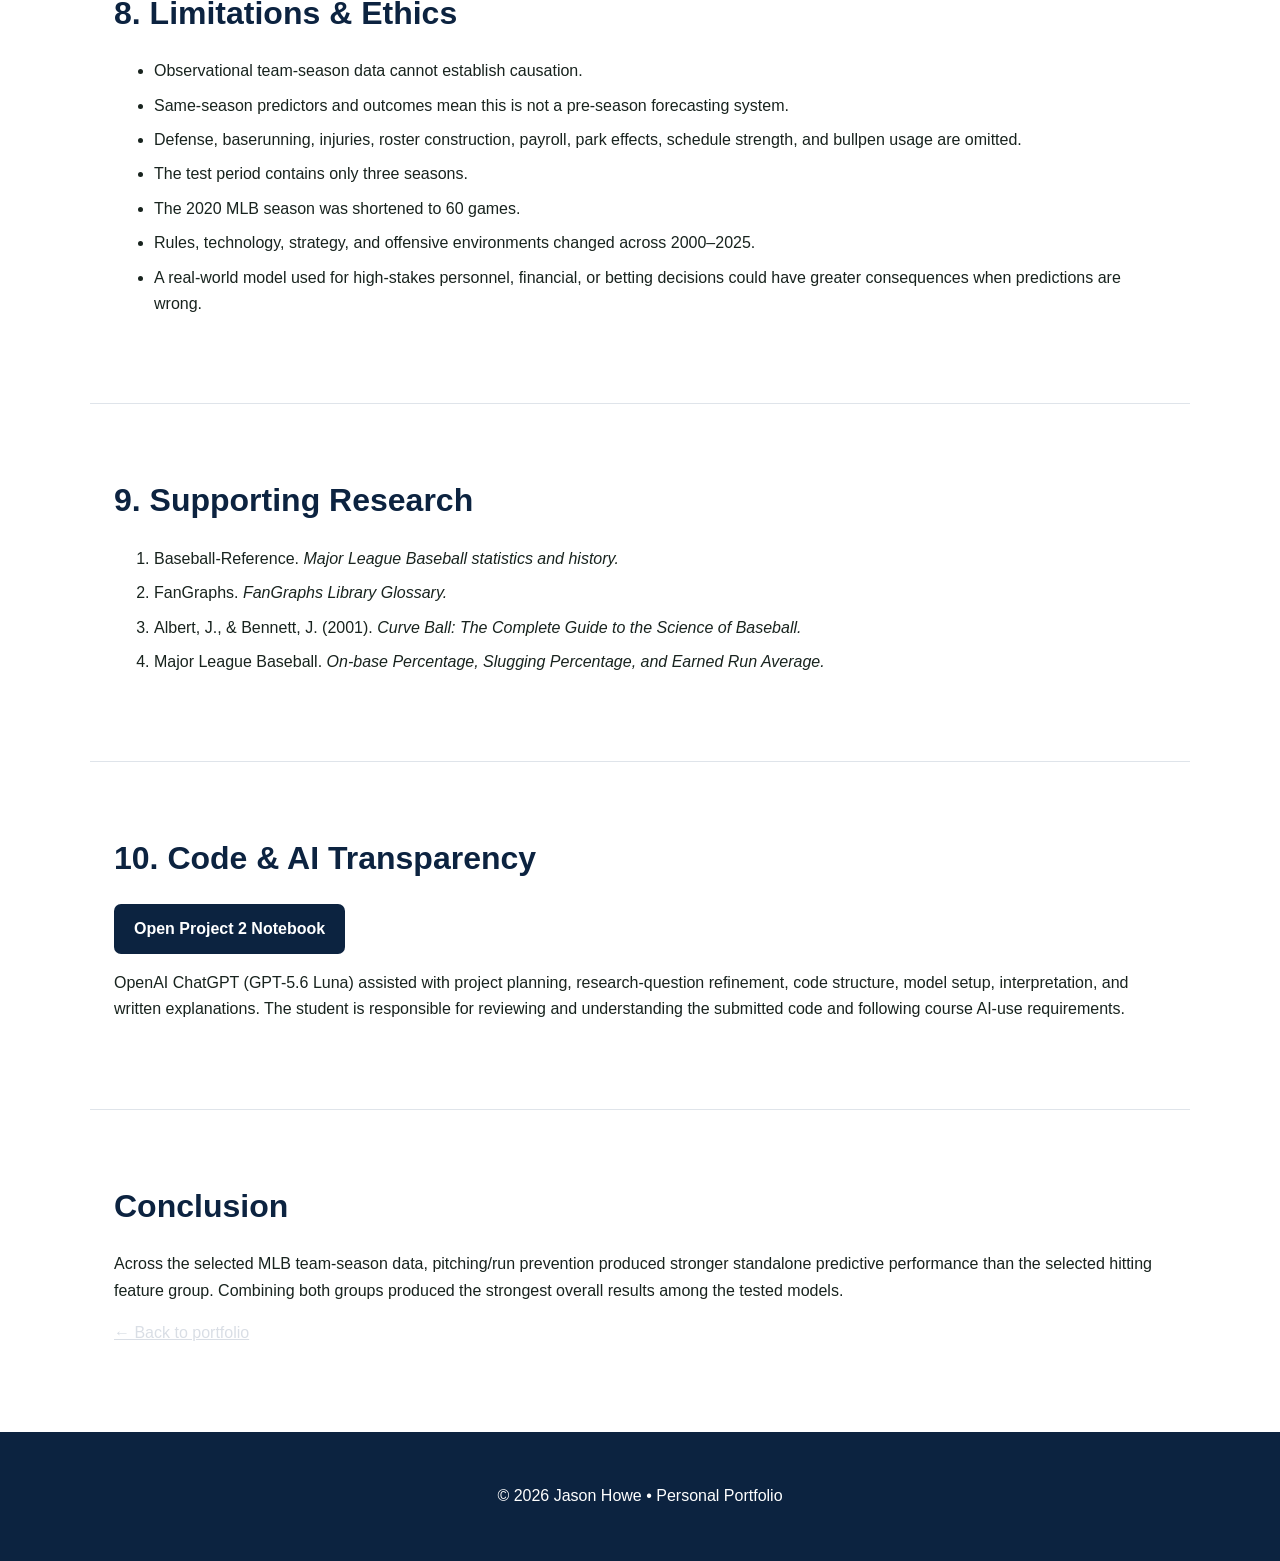
<file: project2.html>
<!DOCTYPE html>
<html lang="en">
<head>
<meta charset="UTF-8"><meta name="viewport" content="width=device-width, initial-scale=1.0">
<title>MLB Hitting vs. Pitching: Winning Seasons | Jason Howe</title>
<link rel="stylesheet" href="styles.css">
</head>
<body>
<header><nav>
<a class="brand" href="index.html">JASON HOWE</a>
<div class="navlinks"><a href="index.html#about">About</a><a href="project.html">Project 01</a><a href="project2.html">Project 02</a><a href="resume.html">Resume</a></div>
</nav></header>
<main class="project-page">
<section class="hero compact">
<p class="eyebrow">PROJECT 02 • MACHINE LEARNING • PYTHON</p>
<h1>MLB Hitting vs. Pitching</h1>
<p class="lead">Is good pitching or good hitting more likely to lead an MLB team to a winning season?</p>
<div class="buttons"><a class="button" href="https://github.com/jasonhowe2/Project2" target="_blank">View GitHub Repository</a><a class="button secondary" href="https://github.com/jasonhowe2/Project2/blob/main/Project2_MLB_Hitting_vs_Pitching.ipynb" target="_blank">View Notebook</a></div>
</section>
<section class="section"><h2>1. Research Question</h2>
<p><strong>Is good pitching or good hitting more likely to lead a team to wins in the MLB?</strong></p>
<p>The machine-learning version predicts whether an MLB team finishes with a winning record. <strong>Winning Season = 1</strong> when W &gt; L and <strong>0</strong> otherwise. This makes the project a binary classification problem.</p>
<p>The analysis compares hitting-only, pitching-only, and combined feature sets using Logistic Regression and a Decision Tree.</p></section>
<section class="section"><h2>2. Dataset</h2>
<div class="table">
<div><strong>Item</strong><strong>Project detail</strong></div>
<div><span>Source</span><span><a href="https://github.com/corbtastik/lahman-baseball-db" target="_blank">Lahman Baseball Database</a></span></div>
<div><span>Years</span><span>2000–2025</span></div>
<div><span>Observations</span><span>780 team-season records</span></div>
<div><span>Unit</span><span>One MLB team in one season</span></div>
<div><span>Target</span><span>Winning Season: W &gt; L</span></div>
<div><span>Class balance</span><span>392 winning / 388 non-winning</span></div>
</div></section>
<section class="section"><h2>3. Features</h2>
<div class="findings">
<div><strong>Hitting</strong><span>Runs/game, HR/game, OBP, and SLG.</span></div>
<div><strong>Pitching</strong><span>Runs allowed/game, ERA, and SO/9.</span></div>
<div><strong>Combined</strong><span>All seven selected features.</span></div>
<div><strong>No leakage</strong><span>Wins, losses, and winning percentage are not predictors.</span></div>
</div>
<p>MLB defines OBP, SLG, and ERA as established measures of reaching base, total bases per at-bat, and earned runs allowed per nine innings.</p></section>
<section class="section"><h2>4. Training &amp; Testing</h2>
<div class="table">
<div><strong>Split</strong><strong>Data</strong></div>
<div><span>Training</span><span>2000–2022 — 690 team-seasons</span></div>
<div><span>Testing</span><span>2023–2025 — 90 team-seasons</span></div>
</div>
<p>The test set contains 49 winning and 41 non-winning team-seasons. The majority-class baseline accuracy is 54.4%.</p>
<p>Because the statistics and outcome come from the same season, this is <strong>contemporaneous predictive classification</strong>, not a pre-season forecast.</p></section>
<section class="section"><h2>5. Model Results</h2>
<div class="table">
<div><strong>Model</strong><strong>Feature Set</strong><strong>Accuracy</strong></div>
<div><span>Logistic Regression</span><span>Hitting</span><span>73.3%</span></div>
<div><span>Decision Tree</span><span>Hitting</span><span>73.3%</span></div>
<div><span>Logistic Regression</span><span>Pitching</span><span>84.4%</span></div>
<div><span>Decision Tree</span><span>Pitching</span><span>76.7%</span></div>
<div><span>Logistic Regression</span><span>Combined</span><span>87.8%</span></div>
<div><span>Decision Tree</span><span>Combined</span><span>86.7%</span></div>
</div>
<div class="table">
<div><strong>Model</strong><strong>Features</strong><strong>Precision</strong><strong>Recall</strong><strong>F1</strong></div>
<div><span>Logistic Regression</span><span>Hitting</span><span>83.8%</span><span>63.3%</span><span>72.1%</span></div>
<div><span>Decision Tree</span><span>Hitting</span><span>93.1%</span><span>55.1%</span><span>69.2%</span></div>
<div><span>Logistic Regression</span><span>Pitching</span><span>81.8%</span><span>91.8%</span><span>86.5%</span></div>
<div><span>Decision Tree</span><span>Pitching</span><span>72.6%</span><span>91.8%</span><span>81.1%</span></div>
<div><span>Logistic Regression</span><span>Combined</span><span>91.3%</span><span>85.7%</span><span>88.4%</span></div>
<div><span>Decision Tree</span><span>Combined</span><span>87.8%</span><span>87.8%</span><span>87.8%</span></div>
</div></section>
<section class="section"><h2>6. What the Results Suggest</h2>
<p>When considered separately, <strong>pitching/run prevention produced stronger predictive performance than the selected hitting statistics</strong>. The best pitching-only model reached 84.4% accuracy compared with 73.3% for the best hitting-only models.</p>
<p>Combining both groups improved performance further. The combined Logistic Regression model reached <strong>87.8% accuracy and an 88.4% F1 score</strong>, correctly classifying 79 of 90 held-out team-seasons.</p>
<p>This describes predictive performance, not proof that pitching causes winning.</p></section>
<section class="section"><h2>7. Confusion Matrix</h2>
<div class="table">
<div><strong></strong><strong>Actual Non-Winning</strong><strong>Actual Winning</strong></div>
<div><span>Predicted Non-Winning</span><span>37</span><span>7</span></div>
<div><span>Predicted Winning</span><span>4</span><span>42</span></div>
</div>
<p>There were 4 false positives and 7 false negatives for the combined Logistic Regression model.</p></section>
<section class="section"><h2>8. Limitations &amp; Ethics</h2>
<ul>
<li>Observational team-season data cannot establish causation.</li>
<li>Same-season predictors and outcomes mean this is not a pre-season forecasting system.</li>
<li>Defense, baserunning, injuries, roster construction, payroll, park effects, schedule strength, and bullpen usage are omitted.</li>
<li>The test period contains only three seasons.</li>
<li>The 2020 MLB season was shortened to 60 games.</li>
<li>Rules, technology, strategy, and offensive environments changed across 2000–2025.</li>
<li>A real-world model used for high-stakes personnel, financial, or betting decisions could have greater consequences when predictions are wrong.</li>
</ul></section>
<section class="section"><h2>9. Supporting Research</h2>
<ol><li>Baseball-Reference. <em>Major League Baseball statistics and history.</em></li><li>FanGraphs. <em>FanGraphs Library Glossary.</em></li><li>Albert, J., &amp; Bennett, J. (2001). <em>Curve Ball: The Complete Guide to the Science of Baseball.</em></li><li>Major League Baseball. <em>On-base Percentage, Slugging Percentage, and Earned Run Average.</em></li></ol></section>
<section class="section"><h2>10. Code &amp; AI Transparency</h2>
<p><a class="button" href="https://github.com/jasonhowe2/Project2/blob/main/Project2_MLB_Hitting_vs_Pitching.ipynb" target="_blank">Open Project 2 Notebook</a></p>
<p>OpenAI ChatGPT (GPT-5.6 Luna) assisted with project planning, research-question refinement, code structure, model setup, interpretation, and written explanations. The student is responsible for reviewing and understanding the submitted code and following course AI-use requirements.</p></section>
<section class="section"><h2>Conclusion</h2><p>Across the selected MLB team-season data, pitching/run prevention produced stronger standalone predictive performance than the selected hitting feature group. Combining both groups produced the strongest overall results among the tested models.</p><p><a class="textlink" href="index.html">← Back to portfolio</a></p></section>
</main>
<footer><p>© 2026 Jason Howe • Personal Portfolio</p></footer>
</body></html>
</file>
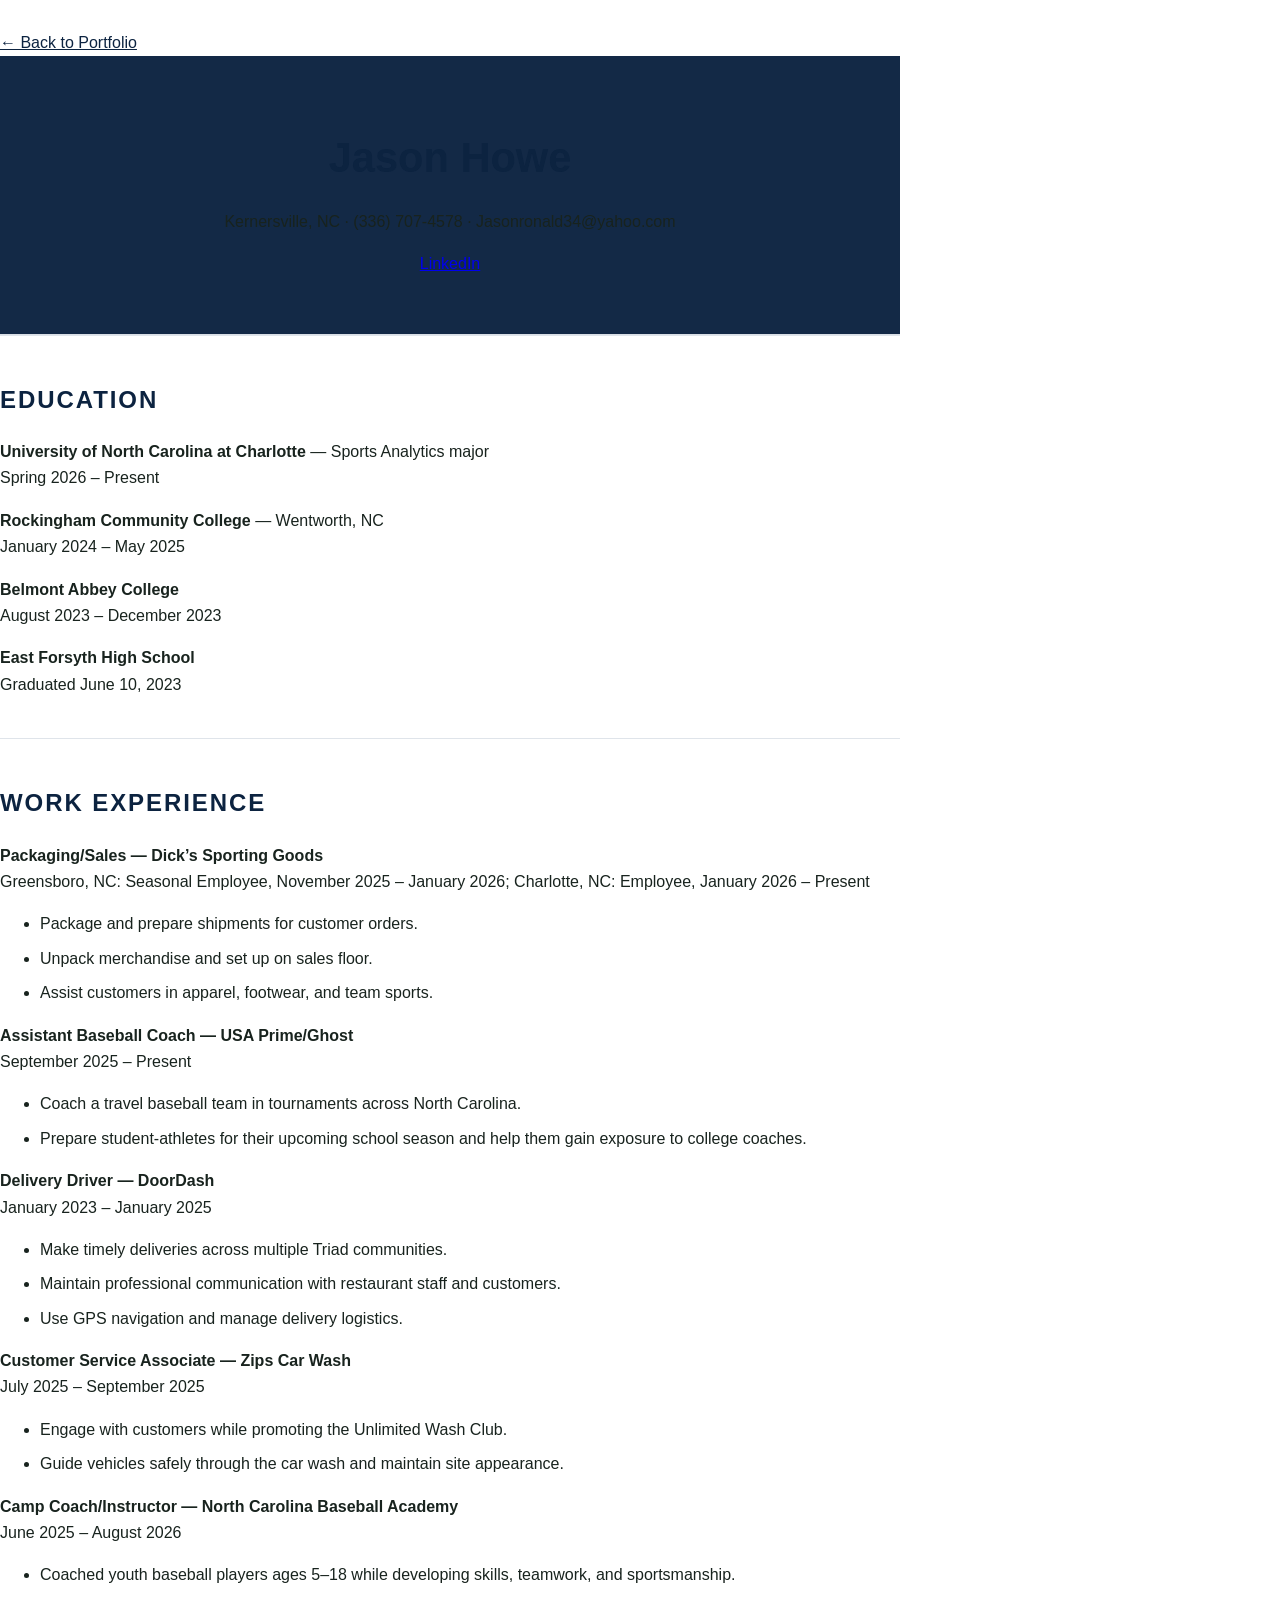
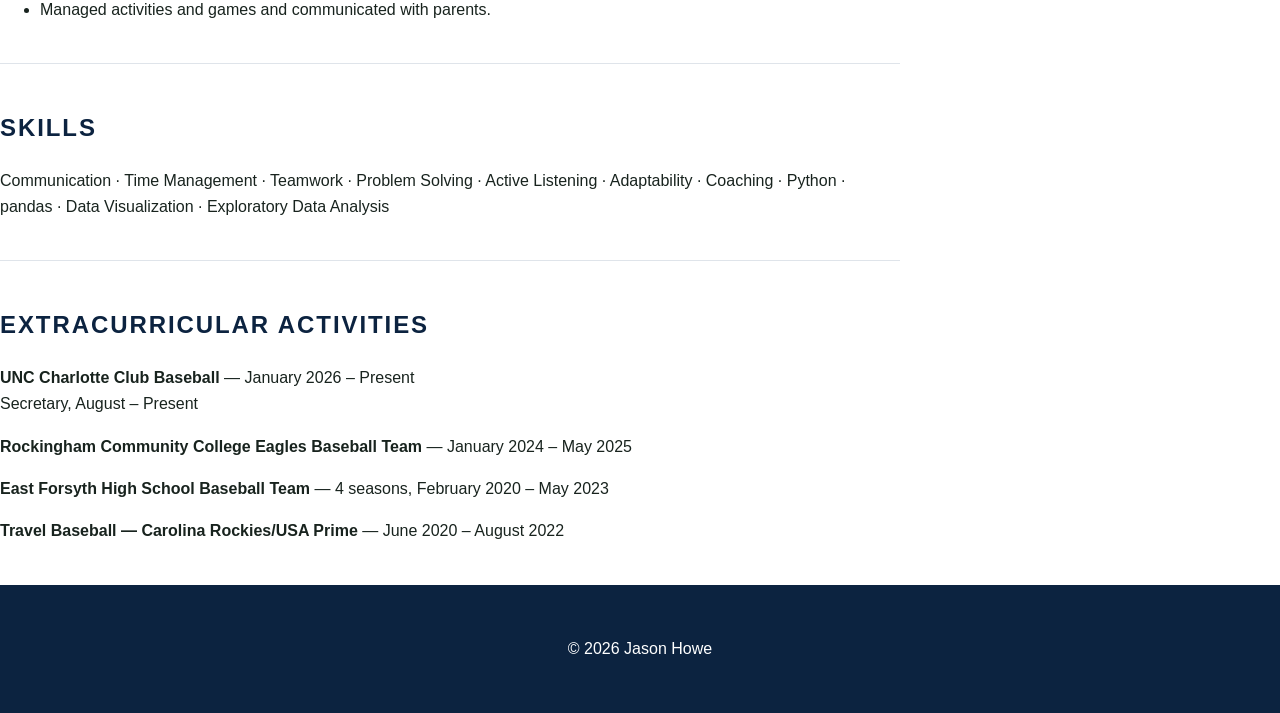
<file: resume.html>
<!DOCTYPE html><html lang="en"><head><meta charset="UTF-8"><meta name="viewport" content="width=device-width,initial-scale=1.0"><title>Resume | Jason Howe</title><link rel="stylesheet" href="styles.css"></head><body><main class="container resume-page"><a class="back-link" href="index.html">← Back to Portfolio</a><header class="resume-header"><h1>Jason Howe</h1><p>Kernersville, NC · (336) 707-4578 · Jasonronald34@yahoo.com</p><p><a href="https://www.linkedin.com/in/jason-howe-ab443136b/">LinkedIn</a></p></header><section><h2>Education</h2><p><strong>University of North Carolina at Charlotte</strong> — Sports Analytics major<br>Spring 2026 – Present</p><p><strong>Rockingham Community College</strong> — Wentworth, NC<br>January 2024 – May 2025</p><p><strong>Belmont Abbey College</strong><br>August 2023 – December 2023</p><p><strong>East Forsyth High School</strong><br>Graduated June 10, 2023</p></section><section><h2>Work Experience</h2><p><strong>Packaging/Sales — Dick’s Sporting Goods</strong><br>Greensboro, NC: Seasonal Employee, November 2025 – January 2026; Charlotte, NC: Employee, January 2026 – Present</p><ul><li>Package and prepare shipments for customer orders.</li><li>Unpack merchandise and set up on sales floor.</li><li>Assist customers in apparel, footwear, and team sports.</li></ul><p><strong>Assistant Baseball Coach — USA Prime/Ghost</strong><br>September 2025 – Present</p><ul><li>Coach a travel baseball team in tournaments across North Carolina.</li><li>Prepare student-athletes for their upcoming school season and help them gain exposure to college coaches.</li></ul><p><strong>Delivery Driver — DoorDash</strong><br>January 2023 – January 2025</p><ul><li>Make timely deliveries across multiple Triad communities.</li><li>Maintain professional communication with restaurant staff and customers.</li><li>Use GPS navigation and manage delivery logistics.</li></ul><p><strong>Customer Service Associate — Zips Car Wash</strong><br>July 2025 – September 2025</p><ul><li>Engage with customers while promoting the Unlimited Wash Club.</li><li>Guide vehicles safely through the car wash and maintain site appearance.</li></ul><p><strong>Camp Coach/Instructor — North Carolina Baseball Academy</strong><br>June 2025 – August 2026</p><ul><li>Coached youth baseball players ages 5–18 while developing skills, teamwork, and sportsmanship.</li><li>Managed activities and games and communicated with parents.</li></ul></section><section><h2>Skills</h2><p>Communication · Time Management · Teamwork · Problem Solving · Active Listening · Adaptability · Coaching · Python · pandas · Data Visualization · Exploratory Data Analysis</p></section><section><h2>Extracurricular Activities</h2><p><strong>UNC Charlotte Club Baseball</strong> — January 2026 – Present<br>Secretary, August – Present</p><p><strong>Rockingham Community College Eagles Baseball Team</strong> — January 2024 – May 2025</p><p><strong>East Forsyth High School Baseball Team</strong> — 4 seasons, February 2020 – May 2023</p><p><strong>Travel Baseball — Carolina Rockies/USA Prime</strong> — June 2020 – August 2022</p></section></main><footer><p>© 2026 Jason Howe</p></footer></body></html>
</file>
<file: styles.css>
* {
    box-sizing: border-box;
}

body {
    margin: 0;
    font-family: Inter, Arial, sans-serif;
    line-height: 1.65;
    color: #18231e;
    background: #ffffff;
}

header {
    position: sticky;
    top: 0;
    background: rgba(12, 35, 64, 0.97);
    border-bottom: 1px solid #d9dee5;
    z-index: 10;
}

nav {
    max-width: 1100px;
    margin: auto;
    padding: 18px 24px;
    display: flex;
    justify-content: space-between;
    align-items: center;
}

.brand {
    font-weight: 800;
    letter-spacing: .08em;
    color: #ffffff;
    text-decoration: none;
}

.navlinks {
    display: flex;
    gap: 22px;
}

.navlinks a {
    color: #ffffff;
    text-decoration: none;
}

.navlinks a:hover,
.textlink {
    color: #d9dee5;
}

.hero {
    max-width: 1100px;
    margin: auto;
    padding: 100px 24px 80px;
}

.hero.compact {
    padding-bottom: 55px;
}

.eyebrow {
    font-size: .78rem;
    font-weight: 800;
    letter-spacing: .16em;
    color: #0c2340;
}

.hero h1 {
    font-size: clamp(2.5rem, 6vw, 5rem);
    line-height: 1.02;
    max-width: 900px;
    margin: 14px 0 24px;
    color: #0c2340;
}

.lead {
    font-size: 1.2rem;
    max-width: 760px;
    color: #506057;
}

.buttons {
    display: flex;
    gap: 14px;
    flex-wrap: wrap;
    margin-top: 30px;
}

.button {
    display: inline-block;
    background: #0c2340;
    color: #ffffff;
    padding: 12px 20px;
    border-radius: 7px;
    text-decoration: none;
    font-weight: 700;
}

.button:hover {
    background: #163a63;
}

.button.secondary {
    background: #e9edf2;
    color: #0c2340;
}

.section {
    max-width: 1100px;
    margin: auto;
    padding: 70px 24px;
    border-top: 1px solid #dfe4ea;
}

.section h2 {
    font-size: 2rem;
    line-height: 1.15;
    color: #0c2340;
    margin-top: 8px;
}

.section h3 {
    color: #243b55;
}

.feature {
    display: grid;
    grid-template-columns: 1.5fr 1fr;
    gap: 35px;
    background: #f1f4f7;
    max-width: none;
    padding-left: max(24px, calc((100% - 1100px) / 2 + 24px));
    padding-right: max(24px, calc((100% - 1100px) / 2 + 24px));
}

.statgrid {
    display: grid;
    grid-template-columns: 1fr 1fr;
    gap: 12px;
}

.statgrid div,
.findings div,
.card {
    background: #ffffff;
    border: 1px solid #d9dee5;
    border-radius: 10px;
    padding: 22px;
}

.statgrid strong,
.findings strong {
    display: block;
    font-size: 1.8rem;
    color: #0c2340;
}

.statgrid span,
.findings span {
    display: block;
    color: #59665e;
}

.cards {
    display: grid;
    grid-template-columns: 1fr 1fr;
    gap: 16px;
}

.card {
    display: block;
    text-decoration: none;
    color: inherit;
}

.card:hover {
    border-color: #0c2340;
}

.table {
    border: 1px solid #d9dee5;
    border-radius: 10px;
    overflow: hidden;
}

.table > div {
    display: grid;
    grid-template-columns: 1fr 2fr;
    padding: 12px 16px;
    border-bottom: 1px solid #e5e9ed;
}

.table > div:last-child {
    border-bottom: 0;
}

.table > div:first-child {
    background: #f1f4f7;
    color: #0c2340;
    font-weight: 700;
}

.findings {
    display: grid;
    grid-template-columns: repeat(4, 1fr);
    gap: 12px;
}

figure {
    margin: 35px 0;
    padding: 20px;
    background: #ffffff;
    border: 1px solid #d9dee5;
    border-radius: 10px;
}

figure img {
    width: 100%;
    height: auto;
    display: block;
}

figcaption {
    padding-top: 15px;
    color: #526057;
}

code {
    background: #eef1f4;
    padding: 2px 5px;
    border-radius: 4px;
}

li {
    margin-bottom: 8px;
}

.resume-page {
    max-width: 900px;
}

.resume-header {
    text-align: center;
    padding: 40px 0;
}

.resume-header h1 {
    color: #0c2340;
    font-size: 2.6rem;
    margin-bottom: 4px;
}

.resume-page section {
    padding: 24px 0;
    border-top: 1px solid #dfe4ea;
}

.resume-page h2 {
    color: #0c2340;
    text-transform: uppercase;
    letter-spacing: .08em;
}

.back-link {
    display: inline-block;
    margin-top: 30px;
    color: #0c2340;
}

footer {
    text-align: center;
    padding: 35px 24px;
    background: #0c2340;
    color: #ffffff;
}

@media (max-width: 760px) {
    .navlinks {
        gap: 10px;
        font-size: .9rem;
    }

    .hero {
        padding-top: 65px;
    }

    .feature {
        grid-template-columns: 1fr;
    }

    .cards,
    .findings {
        grid-template-columns: 1fr;
    }

    .table > div {
        grid-template-columns: 1fr;
    }

    .statgrid {
        margin-top: 10px;
    }
}
</file>
